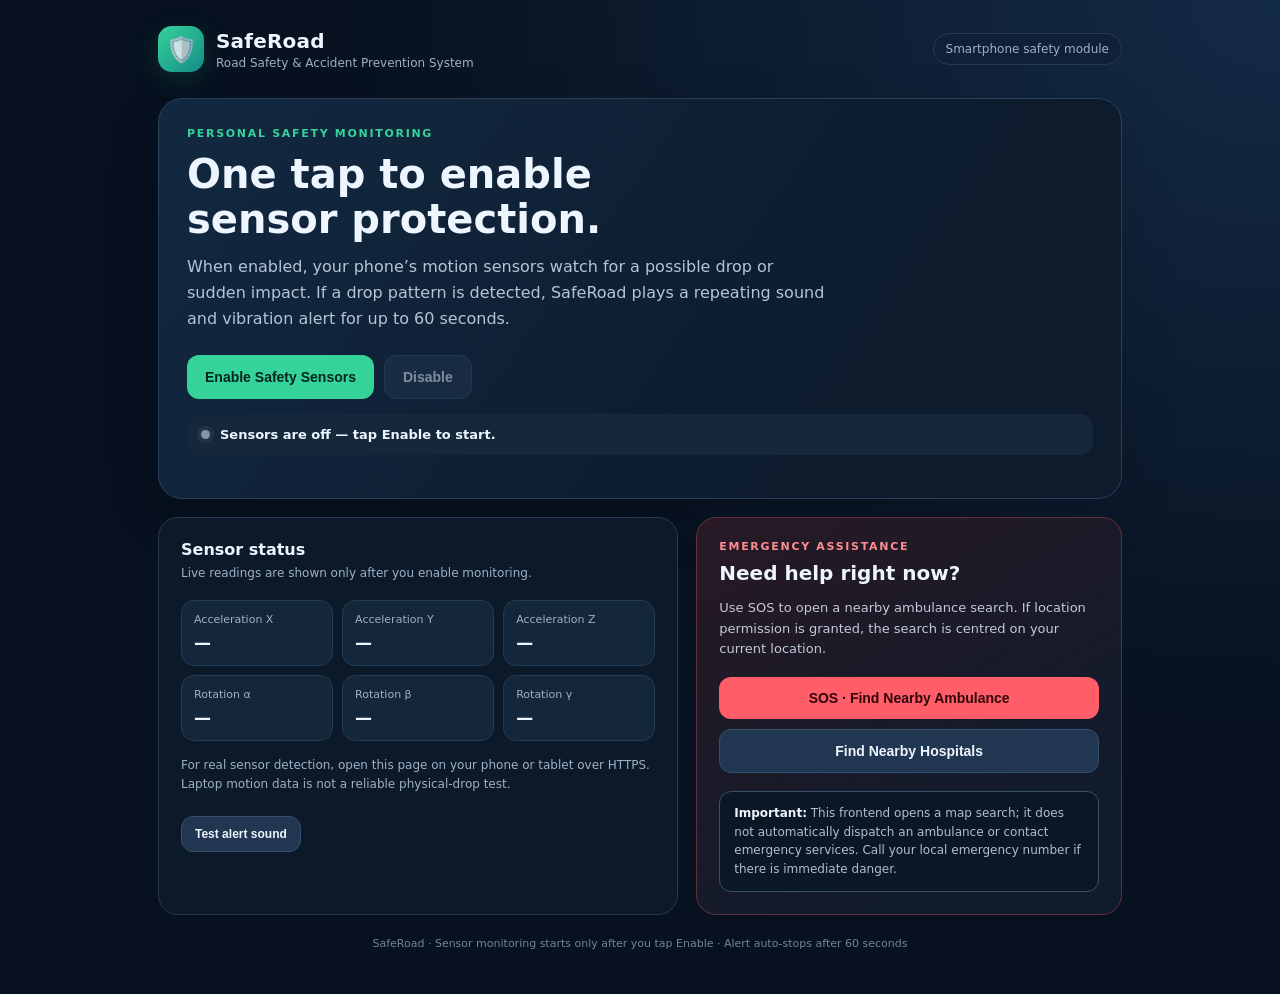
<file: frontend/sensor/index.html>
<!DOCTYPE html>
<html lang="en">
<head>
  <meta charset="UTF-8" />
  <meta name="viewport" content="width=device-width, initial-scale=1.0" />
  <meta name="theme-color" content="#0b1728" />
  <title>SafeRoad | Sensor Safety</title>
  <link rel="manifest" href="manifest.json" />
  <style>
    :root{--bg:#07111f;--panel:#101f32;--panel2:#14263b;--text:#edf5ff;--muted:#9db0c7;--line:#263950;--green:#35d39a;--red:#ff5d67;--blue:#5ba8ff;--amber:#ffca68}
    *{box-sizing:border-box} body{margin:0;background:radial-gradient(ellipse at top right,#142b46 0,#07111f 52%);color:var(--text);font-family:Inter,system-ui,-apple-system,Segoe UI,Roboto,Arial,sans-serif;min-height:100vh}
    .wrap{max-width:1000px;margin:auto;padding:26px 18px 44px}.top{display:flex;align-items:center;justify-content:space-between;gap:16px;margin-bottom:26px}.brand{display:flex;align-items:center;gap:12px}.logo{width:46px;height:46px;border-radius:14px;background:linear-gradient(135deg,#35d39a,#158b87);display:grid;place-items:center;font-size:25px;box-shadow:0 8px 28px #35d39a25}.brand h1{font-size:20px;margin:0;letter-spacing:.2px}.brand p{margin:3px 0 0;color:var(--muted);font-size:12px}.pill{border:1px solid var(--line);background:#102137;border-radius:999px;padding:8px 12px;color:var(--muted);font-size:12px;white-space:nowrap}.hero{padding:28px;border:1px solid #28405a;border-radius:24px;background:linear-gradient(125deg,#122941,#0d1b2d 72%);box-shadow:0 18px 55px #0002}.eyebrow{color:var(--green);font-weight:800;text-transform:uppercase;letter-spacing:1.7px;font-size:11px}.hero h2{font-size:clamp(27px,4vw,40px);line-height:1.12;margin:12px 0}.hero p{color:#b5c5d8;max-width:650px;line-height:1.65;margin:0}.actions{display:flex;flex-wrap:wrap;gap:10px;margin-top:22px}.btn{border:0;border-radius:12px;padding:13px 18px;font-weight:750;font-size:14px;cursor:pointer;transition:transform .15s,opacity .15s}.btn:hover{transform:translateY(-1px)}.btn:disabled{opacity:.5;cursor:not-allowed;transform:none}.primary{background:var(--green);color:#06251e}.secondary{background:#213650;color:var(--text);border:1px solid #36516d}.danger{background:var(--red);color:#30080b}.small{padding:10px 13px;font-size:12px}.grid{display:grid;grid-template-columns:1.1fr .9fr;gap:18px;margin-top:18px}.card{border:1px solid var(--line);background:#0d1b2bdb;border-radius:20px;padding:22px}.card h3{font-size:16px;margin:0 0 5px}.sub{font-size:12px;color:var(--muted);line-height:1.5;margin:0 0 18px}.statusline{display:flex;align-items:center;gap:10px;padding:13px 14px;border-radius:13px;background:#14273b;margin:15px 0}.dot{width:9px;height:9px;border-radius:50%;background:#8193a8;box-shadow:0 0 0 4px #8193a81c}.dot.on{background:var(--green);box-shadow:0 0 0 4px #35d39a22}.dot.alert{background:var(--red);box-shadow:0 0 0 4px #ff5d6722}.statusText{font-size:13px;font-weight:700}.readings{display:grid;grid-template-columns:repeat(3,1fr);gap:9px}.metric{background:#14263a;border:1px solid #233b54;border-radius:13px;padding:12px}.metric span{display:block;font-size:11px;color:var(--muted);margin-bottom:7px}.metric strong{font-size:17px;font-variant-numeric:tabular-nums}.helper{color:var(--muted);font-size:12px;line-height:1.6;margin-top:15px}.sosbox{border-color:#63313b;background:linear-gradient(150deg,#281925,#101b2b 78%)}.sosbox .eyebrow{color:#ff8c92}.sosbox h3{font-size:20px;margin:8px 0}.sosbox p{font-size:13px;line-height:1.6;color:#c2cbd7}.sos-actions{display:grid;gap:10px;margin-top:17px}.notice{padding:12px 14px;border:1px solid #3a5069;border-radius:12px;background:#0a1725;color:#aebfd1;font-size:12px;line-height:1.55;margin-top:18px}.notice strong{color:#f0f6ff}.alert-banner{display:none;margin-top:18px;border:1px solid #a83a47;background:#3a1823;border-radius:16px;padding:16px;align-items:center;justify-content:space-between;gap:14px}.alert-banner.show{display:flex}.alert-banner strong{display:block;color:#ff8c92;margin-bottom:4px}.alert-banner span{font-size:12px;color:#f1c5ca}.footer{text-align:center;color:#71859d;font-size:11px;margin-top:22px}.hidden{display:none!important}
    @media(max-width:720px){.wrap{padding:17px 12px 30px}.top{align-items:flex-start}.pill{max-width:120px;text-align:center;white-space:normal}.hero{padding:22px 18px}.grid{grid-template-columns:1fr}.card{padding:18px}.readings{gap:7px}.metric{padding:10px 8px}.metric strong{font-size:15px}.alert-banner{align-items:flex-start;flex-direction:column}}
  </style>
</head>
<body>
  <main class="wrap">
    <header class="top">
      <div class="brand"><div class="logo" aria-hidden="true">🛡️</div><div><h1>SafeRoad</h1><p>Road Safety & Accident Prevention System</p></div></div>
      <div class="pill">Smartphone safety module</div>
    </header>

    <section class="hero">
      <div class="eyebrow">Personal safety monitoring</div>
      <h2>One tap to enable<br/>sensor protection.</h2>
      <p>When enabled, your phone’s motion sensors watch for a possible drop or sudden impact. If a drop pattern is detected, SafeRoad plays a repeating sound and vibration alert for up to 60 seconds.</p>
      <div class="actions">
        <button id="enableBtn" class="btn primary">Enable Safety Sensors</button>
        <button id="disableBtn" class="btn secondary" disabled>Disable</button>
      </div>
      <div id="sensorStatus" class="statusline" role="status"><span id="statusDot" class="dot"></span><span id="statusText" class="statusText">Sensors are off — tap Enable to start.</span></div>
      <div id="alertBanner" class="alert-banner" role="alert"><div><strong>⚠ Possible phone drop detected</strong><span id="alertCountdown">Alert sound and vibration active for up to 60 seconds.</span></div><button id="silenceBtn" class="btn secondary small">Silence alert</button></div>
    </section>

    <div class="grid">
      <section class="card">
        <h3>Sensor status</h3><p class="sub">Live readings are shown only after you enable monitoring.</p>
        <div class="readings">
          <div class="metric"><span>Acceleration X</span><strong id="ax">—</strong></div>
          <div class="metric"><span>Acceleration Y</span><strong id="ay">—</strong></div>
          <div class="metric"><span>Acceleration Z</span><strong id="az">—</strong></div>
          <div class="metric"><span>Rotation α</span><strong id="alpha">—</strong></div>
          <div class="metric"><span>Rotation β</span><strong id="beta">—</strong></div>
          <div class="metric"><span>Rotation γ</span><strong id="gamma">—</strong></div>
        </div>
        <p id="deviceNote" class="helper">For real sensor detection, open this page on your phone or tablet over HTTPS. Laptop motion data is not a reliable physical-drop test.</p>
        <div class="actions"><button id="testBtn" class="btn secondary small">Test alert sound</button></div>
      </section>

      <section class="card sosbox">
        <div class="eyebrow">Emergency assistance</div><h3>Need help right now?</h3>
        <p>Use SOS to open a nearby ambulance search. If location permission is granted, the search is centred on your current location.</p>
        <div class="sos-actions">
          <button id="sosBtn" class="btn danger">SOS · Find Nearby Ambulance</button>
          <button id="hospitalBtn" class="btn secondary">Find Nearby Hospitals</button>
        </div>
        <div class="notice"><strong>Important:</strong> This frontend opens a map search; it does not automatically dispatch an ambulance or contact emergency services. Call your local emergency number if there is immediate danger.</div>
      </section>
    </div>
    <div class="footer">SafeRoad · Sensor monitoring starts only after you tap Enable · Alert auto-stops after 60 seconds</div>
  </main>
<script>
(() => {
  const $ = id => document.getElementById(id);
  const enableBtn=$('enableBtn'), disableBtn=$('disableBtn'), statusText=$('statusText'), statusDot=$('statusDot');
  let enabled=false, alertUntil=0, alertInterval=null, countdownInterval=null, audioCtx=null, toneTimer=null;
  let freeFallAt=0, freeFallConfirmed=false, lastAlertAt=0;
  const ALERT_MS=60000;

  function setStatus(text, state='off') {
    statusText.textContent=text; statusDot.className='dot'+(state==='on'?' on':state==='alert'?' alert':'');
  }
  function number(v){return Number.isFinite(v)?v.toFixed(2):'—'}
  function playPattern(){
    try {
      const Ctx=window.AudioContext||window.webkitAudioContext;
      if(!Ctx) return;
      if(!audioCtx) audioCtx=new Ctx();
      if(audioCtx.state==='suspended') audioCtx.resume();
      const now=audioCtx.currentTime;
      // Loud, urgent alternating dual-tone alarm (device volume still applies).
      [0,0.18,0.36,0.54].forEach((offset,i)=>{
        const osc=audioCtx.createOscillator(), gain=audioCtx.createGain();
        osc.type='square';
        osc.frequency.setValueAtTime(i%2===0?1250:1650,now+offset);
        gain.gain.setValueAtTime(0.0001,now+offset);
        gain.gain.exponentialRampToValueAtTime(0.42,now+offset+0.018);
        gain.gain.setValueAtTime(0.42,now+offset+0.105);
        gain.gain.exponentialRampToValueAtTime(0.0001,now+offset+0.15);
        osc.connect(gain);gain.connect(audioCtx.destination);osc.start(now+offset);osc.stop(now+offset+0.16);
      });
    } catch(e){console.warn('Audio could not start:',e)}
  }
  function vibrate(){if(navigator.vibrate) navigator.vibrate([180,100,180,100,240]);}
  function stopAlert(){
    alertUntil=0;
    if(alertInterval){clearInterval(alertInterval);alertInterval=null}
    if(countdownInterval){clearInterval(countdownInterval);countdownInterval=null}
    if(navigator.vibrate) navigator.vibrate(0);
    $('alertBanner').classList.remove('show');
    if(enabled) setStatus('Monitoring active — no new drop pattern detected.','on');
    else setStatus('Sensors are off — tap Enable to start.','off');
  }
  function startAlert(reason='Possible phone drop detected'){
    const now=Date.now();
    if(now-lastAlertAt<8000 || alertUntil>now) return;
    lastAlertAt=now; alertUntil=now+ALERT_MS;
    $('alertBanner').classList.add('show');
    $('alertCountdown').textContent=reason+'. Alert continues for up to 60 seconds.';
    setStatus('Possible drop detected — alert active!','alert');
    playPattern();vibrate();
    alertInterval=setInterval(()=>{
      if(Date.now()>=alertUntil){stopAlert();return}
      playPattern();vibrate();
    },900);
    countdownInterval=setInterval(()=>{
      const left=Math.max(0,Math.ceil((alertUntil-Date.now())/1000));
      $('alertCountdown').textContent=`Sound and vibration active · ${left}s remaining (up to 60 seconds).`;
      if(left<=0) stopAlert();
    },250);
  }
  function onMotion(e){
    if(!enabled)return;
    const a=e.accelerationIncludingGravity||e.acceleration;
    if(!a)return;
    const x=Number(a.x)||0,y=Number(a.y)||0,z=Number(a.z)||0;
    $('ax').textContent=number(x);$('ay').textContent=number(y);$('az').textContent=number(z);
    const magnitude=Math.sqrt(x*x+y*y+z*z);
    const now=Date.now();

    // Drop pattern: low total acceleration (free-fall) must come FIRST,
    // remain low briefly, and then be followed by a strong impact.
    // An impact or rotation by itself must never trigger the alarm.
    if(magnitude < 3.0) {
      if(!freeFallAt) {
        freeFallAt = now;
        freeFallConfirmed = false;
      }
      if(now - freeFallAt >= 100) freeFallConfirmed = true;
    } else {
      const freeFallDuration = freeFallAt ? now - freeFallAt : 0;
      if(freeFallConfirmed && magnitude > 26 && freeFallDuration >= 100 && freeFallDuration <= 1200) {
        startAlert('Free-fall followed by a sharp impact');
        freeFallAt = 0;
        freeFallConfirmed = false;
        return;
      }

      // Clear stale/invalid candidates when the sequence did not complete.
      if(!freeFallAt || freeFallDuration > 1200 || (!freeFallConfirmed && magnitude > 8)) {
        freeFallAt = 0;
        freeFallConfirmed = false;
      }
    }
  }
  function onOrientation(e){
    if(!enabled)return;
    $('alpha').textContent=number(e.alpha);$('beta').textContent=number(e.beta);$('gamma').textContent=number(e.gamma);
    // Orientation is displayed for diagnostics only. Rotation alone does not
    // trigger a drop alarm because ordinary tilting causes false positives.
  }
  async function enableSensors(){
    enableBtn.disabled=true;
    try{
      // iOS Safari requires permission requests to be made from a user gesture.
      const permissionRequests=[];
      if(typeof DeviceMotionEvent!=='undefined' && typeof DeviceMotionEvent.requestPermission==='function') permissionRequests.push(DeviceMotionEvent.requestPermission());
      if(typeof DeviceOrientationEvent!=='undefined' && typeof DeviceOrientationEvent.requestPermission==='function') permissionRequests.push(DeviceOrientationEvent.requestPermission());
      const permissions=await Promise.all(permissionRequests);
      if(permissions.some(p=>p!=='granted')) throw new Error('Motion sensor permission was not granted.');
      if(!('DeviceMotionEvent' in window)) throw new Error('This browser does not provide motion sensor events. Try Chrome on Android or Safari on iPhone/iPad.');
      window.addEventListener('devicemotion',onMotion);
      window.addEventListener('deviceorientation',onOrientation);
      enabled=true;enableBtn.textContent='Sensors Enabled';disableBtn.disabled=false;
      setStatus('Monitoring active — phone/tablet motion sensors are enabled.','on');
      $('deviceNote').textContent='Monitoring is active. Keep this page open and the device awake for the most reliable browser-based detection.';
    }catch(err){
      console.error(err);enableBtn.disabled=false;
      setStatus(err.message||'Could not enable sensors. Use HTTPS and allow motion access.','off');
    }
  }
  function disableSensors(){
    enabled=false;window.removeEventListener('devicemotion',onMotion);window.removeEventListener('deviceorientation',onOrientation);
    enableBtn.disabled=false;enableBtn.textContent='Enable Safety Sensors';disableBtn.disabled=true;
    if(alertUntil)stopAlert();else setStatus('Sensors disabled.','off');
    ['ax','ay','az','alpha','beta','gamma'].forEach(id=>$(id).textContent='—');
  }
  function openNearby(kind){
    const query=kind==='ambulance'?'ambulance near me':'hospitals near me';
    const fallback='https://www.google.com/maps/search/?api=1&query='+encodeURIComponent(query);
    if(!navigator.geolocation){window.open(fallback,'_blank','noopener');return}
    navigator.geolocation.getCurrentPosition(pos=>{
      const q=encodeURIComponent(kind==='ambulance'?'ambulance':'hospital');
      const url=`https://www.google.com/maps/search/${q}/@${pos.coords.latitude},${pos.coords.longitude},14z`;
      window.open(url,'_blank','noopener');
    },()=>window.open(fallback,'_blank','noopener'),{enableHighAccuracy:true,timeout:7000,maximumAge:60000});
  }
  enableBtn.addEventListener('click',enableSensors);
  disableBtn.addEventListener('click',disableSensors);
  $('silenceBtn').addEventListener('click',stopAlert);
  $('testBtn').addEventListener('click',()=>startAlert('Manual alert test'));
  $('sosBtn').addEventListener('click',()=>openNearby('ambulance'));
  $('hospitalBtn').addEventListener('click',()=>openNearby('hospital'));
  if('serviceWorker' in navigator && location.protocol.startsWith('http')) navigator.serviceWorker.register('./service-worker.js').catch(console.warn);
})();
</script>
</body>
</html>
</file>
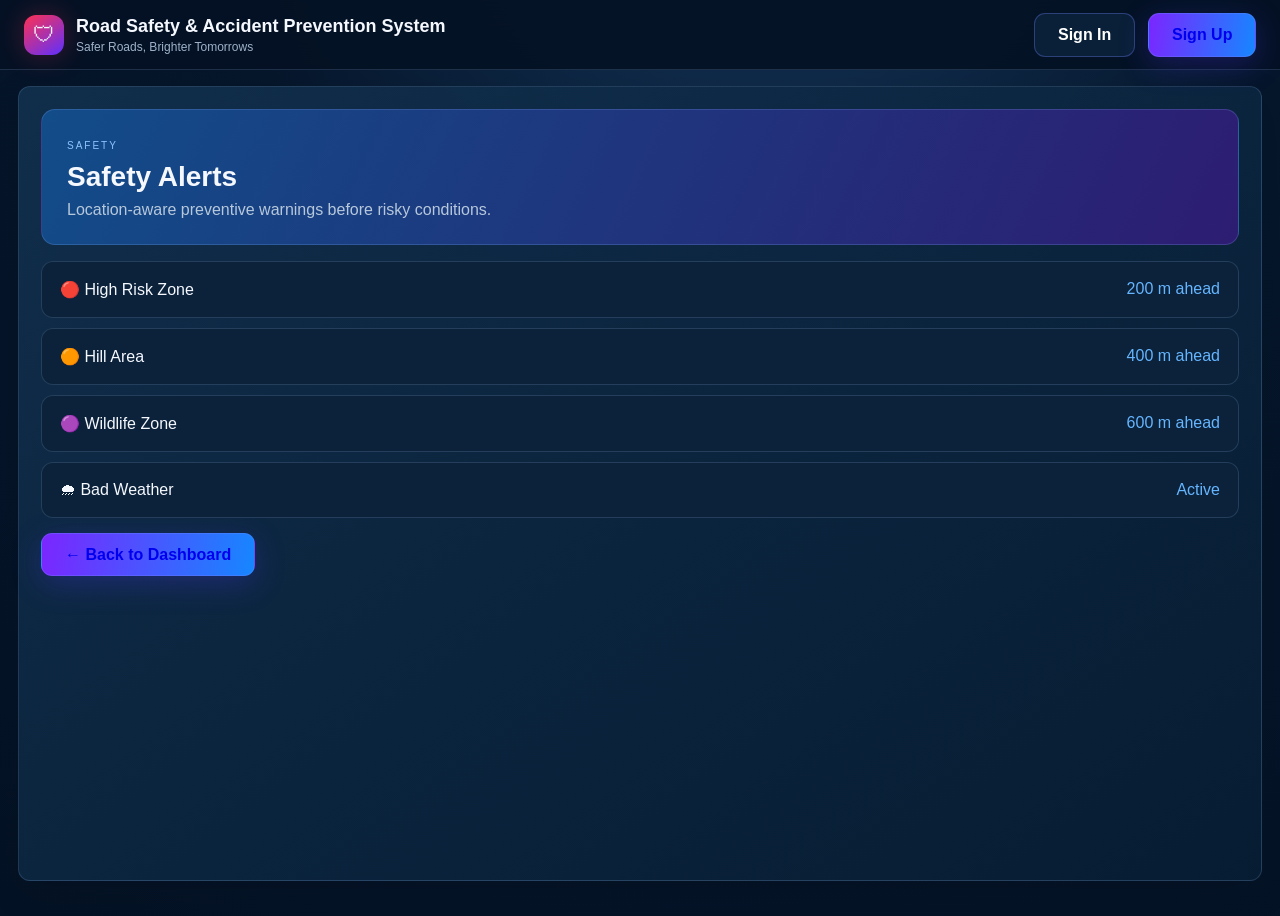
<file: frontend/pages/alerts.html>
<!DOCTYPE html>
<html lang="en">

<head>
    <meta charset="UTF-8">
    <meta name="viewport" content="width=device-width, initial-scale=1.0">
    <title>Alerts • Road Safety</title>

    <!-- Shared project stylesheet. -->
    <link rel="stylesheet" href="../css/style.css">
</head>

<body>

    <!-- =====================================================
         FILE: alerts.html
         PROJECT: AI Road Safety & Accident Prevention System
         PURPOSE: Safety Alerts module page.
         ===================================================== -->

    <div class="app-shell">

        <!-- Top navigation -->
        <header class="topbar">
            <div class="brand">
                <div class="brand-mark">🛡</div>
                <div>
                    <h1>Road Safety &amp; Accident Prevention System</h1>
                    <p>Safer Roads, Brighter Tomorrows</p>
                </div>
            </div>

            <div class="top-actions">
                <a class="auth-btn outline" href="sign-in.html">Sign In</a>
                <a class="auth-btn primary" href="sign-up.html">Sign Up</a>
            </div>
        </header>

        <!-- Module content -->
        <main class="main" style="margin-left: 0;">
            <section class="page-section module-page active">

                <div class="module-hero">
                    <span>SAFETY</span>
                    <h2>Safety Alerts</h2>
                    <p>Location-aware preventive warnings before risky conditions.</p>
                </div>

                <div class="module-list">
                    <div>🔴 High Risk Zone <span>200 m ahead</span></div>
                    <div>🟠 Hill Area <span>400 m ahead</span></div>
                    <div>🟣 Wildlife Zone <span>600 m ahead</span></div>
                    <div>🌧 Bad Weather <span>Active</span></div>
                </div>

                <br>

                <!-- Return to the dashboard. -->
                <a class="auth-btn primary" href="../index.html">← Back to Dashboard</a>

            </section>
        </main>

    </div>

    <!-- Main application JavaScript provides shared interactions. -->
    <script src="../js/app.js"></script>

</body>

</html>
</file>
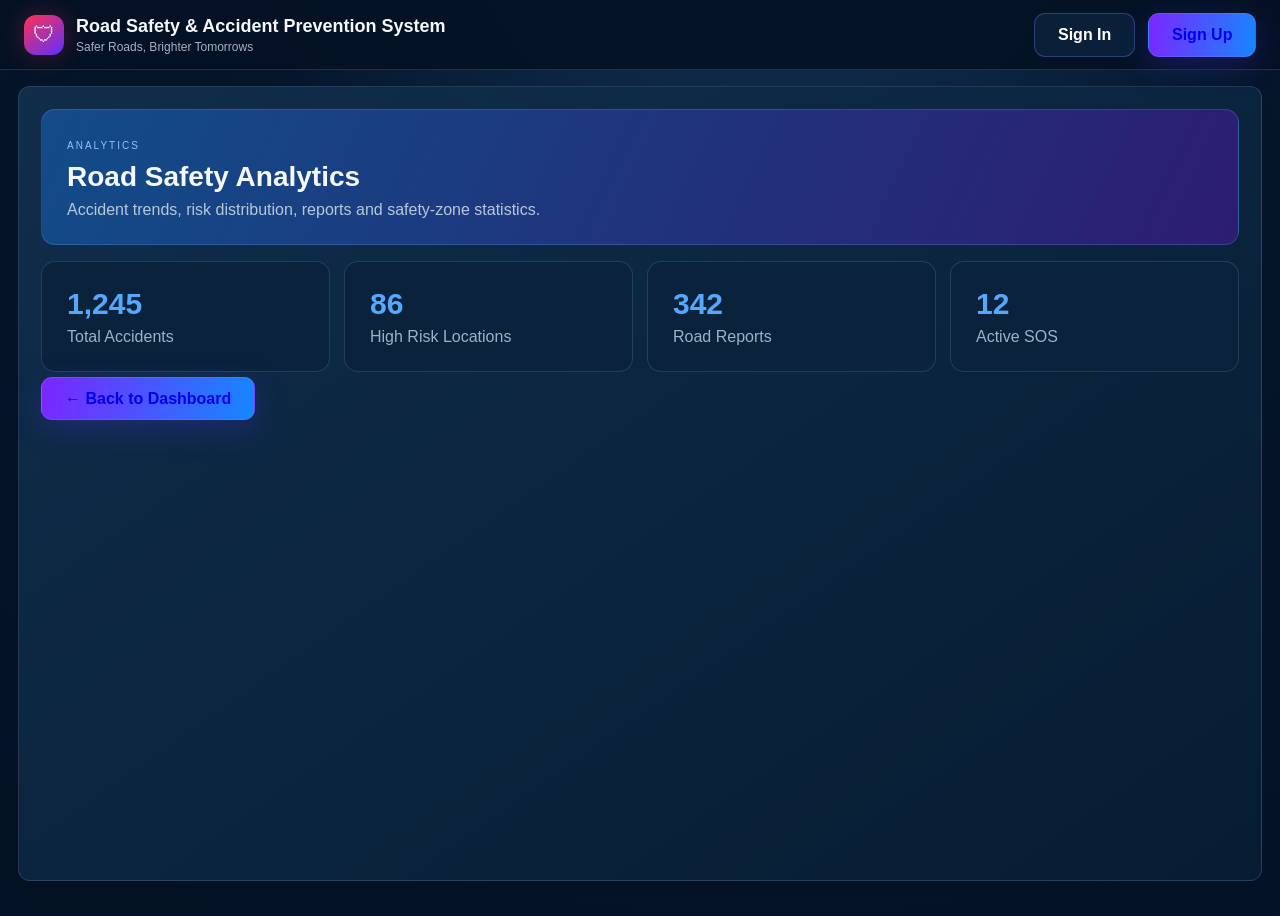
<file: frontend/pages/analytics.html>
<!DOCTYPE html>
<html lang="en">

<head>
    <meta charset="UTF-8">
    <meta name="viewport" content="width=device-width, initial-scale=1.0">
    <title>Analytics • Road Safety</title>

    <!-- Shared project stylesheet. -->
    <link rel="stylesheet" href="../css/style.css">
</head>

<body>

    <!-- =====================================================
         FILE: analytics.html
         PROJECT: AI Road Safety & Accident Prevention System
         PURPOSE: Road Safety Analytics module page.
         ===================================================== -->

    <div class="app-shell">

        <!-- Top navigation -->
        <header class="topbar">
            <div class="brand">
                <div class="brand-mark">🛡</div>
                <div>
                    <h1>Road Safety &amp; Accident Prevention System</h1>
                    <p>Safer Roads, Brighter Tomorrows</p>
                </div>
            </div>

            <div class="top-actions">
                <a class="auth-btn outline" href="sign-in.html">Sign In</a>
                <a class="auth-btn primary" href="sign-up.html">Sign Up</a>
            </div>
        </header>

        <!-- Module content -->
        <main class="main" style="margin-left: 0;">
            <section class="page-section module-page active">

                <div class="module-hero">
                    <span>ANALYTICS</span>
                    <h2>Road Safety Analytics</h2>
                    <p>Accident trends, risk distribution, reports and safety-zone statistics.</p>
                </div>

                <div class="metric-grid">
                    <div class="metric"><b>1,245</b><span>Total Accidents</span></div>
                    <div class="metric"><b>86</b><span>High Risk Locations</span></div>
                    <div class="metric"><b>342</b><span>Road Reports</span></div>
                    <div class="metric"><b>12</b><span>Active SOS</span></div>
                </div>

                <br>

                <!-- Return to the dashboard. -->
                <a class="auth-btn primary" href="../index.html">← Back to Dashboard</a>

            </section>
        </main>

    </div>

    <!-- Main application JavaScript provides shared interactions. -->
    <script src="../js/app.js"></script>

</body>

</html>
</file>
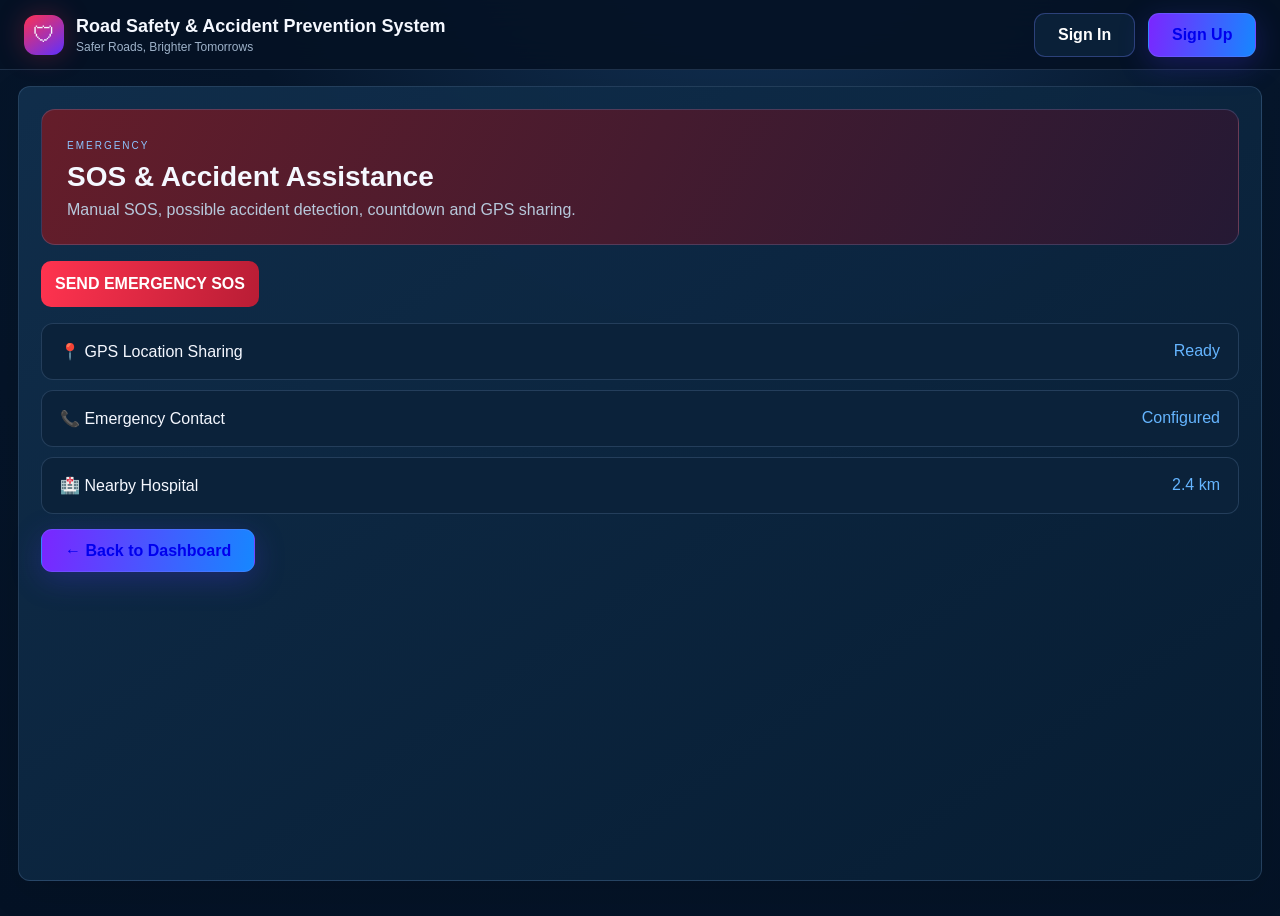
<file: frontend/pages/emergency.html>
<!DOCTYPE html>
<html lang="en">

<head>
    <meta charset="UTF-8">
    <meta name="viewport" content="width=device-width, initial-scale=1.0">
    <title>Emergency SOS • Road Safety</title>

    <!-- Shared project stylesheet. -->
    <link rel="stylesheet" href="../css/style.css">
</head>

<body>

    <!-- =====================================================
         FILE: emergency.html
         PROJECT: AI Road Safety & Accident Prevention System
         PURPOSE: SOS & Accident Assistance module page.
         ===================================================== -->

    <div class="app-shell">

        <!-- Top navigation -->
        <header class="topbar">
            <div class="brand">
                <div class="brand-mark">🛡</div>
                <div>
                    <h1>Road Safety &amp; Accident Prevention System</h1>
                    <p>Safer Roads, Brighter Tomorrows</p>
                </div>
            </div>

            <div class="top-actions">
                <a class="auth-btn outline" href="sign-in.html">Sign In</a>
                <a class="auth-btn primary" href="sign-up.html">Sign Up</a>
            </div>
        </header>

        <!-- Module content -->
        <main class="main" style="margin-left: 0;">
            <section class="page-section module-page active">

                <div class="module-hero danger-hero">
                    <span>EMERGENCY</span>
                    <h2>SOS & Accident Assistance</h2>
                    <p>Manual SOS, possible accident detection, countdown and GPS sharing.</p>
                </div>

                <button class="sos-big" onclick="triggerSOS()">SEND EMERGENCY SOS</button>
                <div class="module-list">
                    <div>📍 GPS Location Sharing <span>Ready</span></div>
                    <div>📞 Emergency Contact <span>Configured</span></div>
                    <div>🏥 Nearby Hospital <span>2.4 km</span></div>
                </div>

                <br>

                <!-- Return to the dashboard. -->
                <a class="auth-btn primary" href="../index.html">← Back to Dashboard</a>

            </section>
        </main>

    </div>

    <!-- Main application JavaScript provides shared interactions. -->
    <script src="../js/app.js"></script>

</body>

</html>
</file>
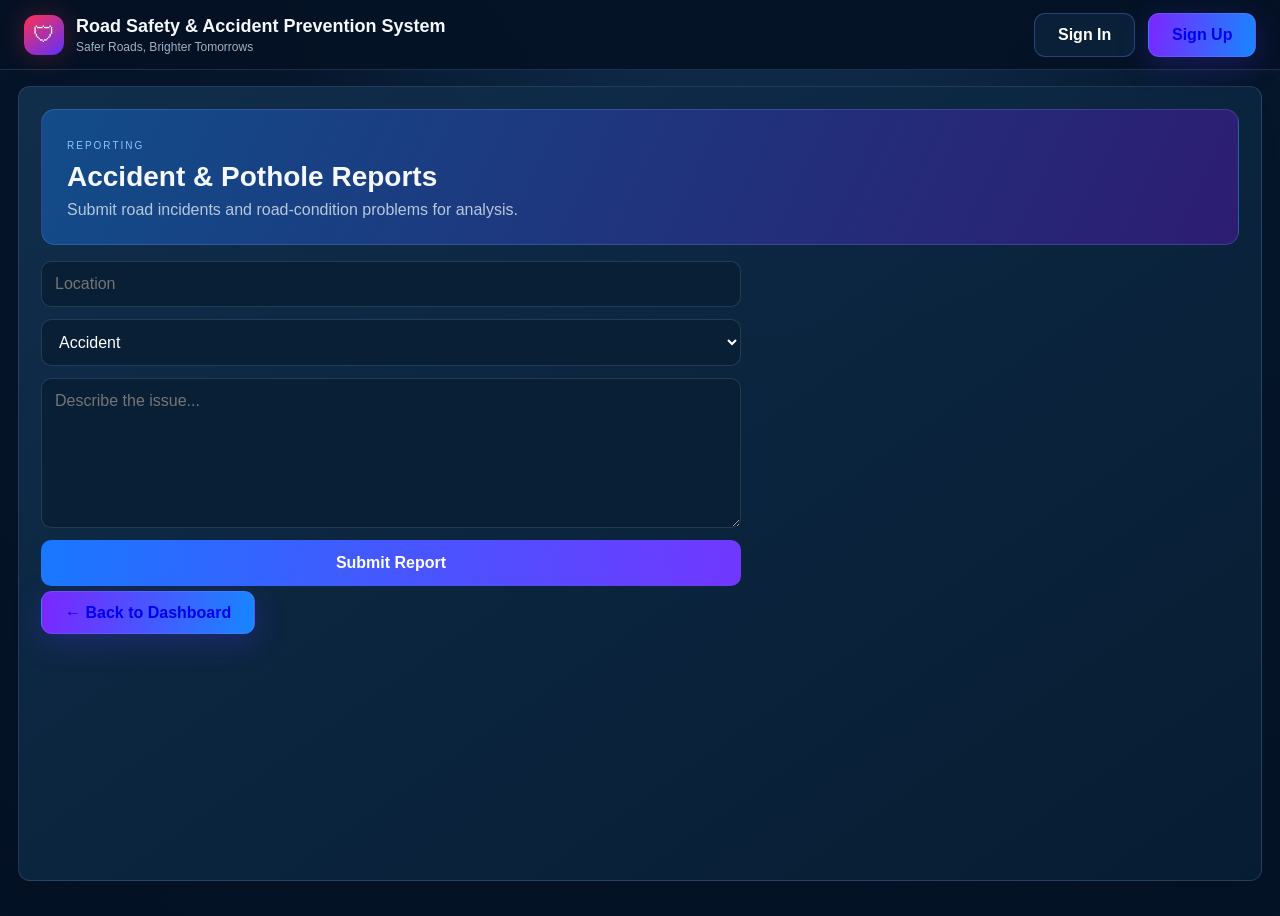
<file: frontend/pages/reports.html>
<!DOCTYPE html>
<html lang="en">

<head>
    <meta charset="UTF-8">
    <meta name="viewport" content="width=device-width, initial-scale=1.0">
    <title>Accident & Pothole Reports • Road Safety</title>

    <!-- Shared project stylesheet. -->
    <link rel="stylesheet" href="../css/style.css">
</head>

<body>

    <!-- =====================================================
         FILE: reports.html
         PROJECT: AI Road Safety & Accident Prevention System
         PURPOSE: Accident & Pothole Reports module page.
         ===================================================== -->

    <div class="app-shell">

        <!-- Top navigation -->
        <header class="topbar">
            <div class="brand">
                <div class="brand-mark">🛡</div>
                <div>
                    <h1>Road Safety &amp; Accident Prevention System</h1>
                    <p>Safer Roads, Brighter Tomorrows</p>
                </div>
            </div>

            <div class="top-actions">
                <a class="auth-btn outline" href="sign-in.html">Sign In</a>
                <a class="auth-btn primary" href="sign-up.html">Sign Up</a>
            </div>
        </header>

        <!-- Module content -->
        <main class="main" style="margin-left: 0;">
            <section class="page-section module-page active">

                <div class="module-hero">
                    <span>REPORTING</span>
                    <h2>Accident & Pothole Reports</h2>
                    <p>Submit road incidents and road-condition problems for analysis.</p>
                </div>

                <div class="report-form">
                    <input placeholder="Location">
                    <select>
                        <option>Accident</option>
                        <option>Pothole</option>
                        <option>Road Condition</option>
                    </select>
                    <textarea placeholder="Describe the issue..."></textarea>
                    <button class="primary-large">Submit Report</button>
                </div>

                <br>

                <!-- Return to the dashboard. -->
                <a class="auth-btn primary" href="../index.html">← Back to Dashboard</a>

            </section>
        </main>

    </div>

    <!-- Main application JavaScript provides shared interactions. -->
    <script src="../js/app.js"></script>

</body>

</html>
</file>
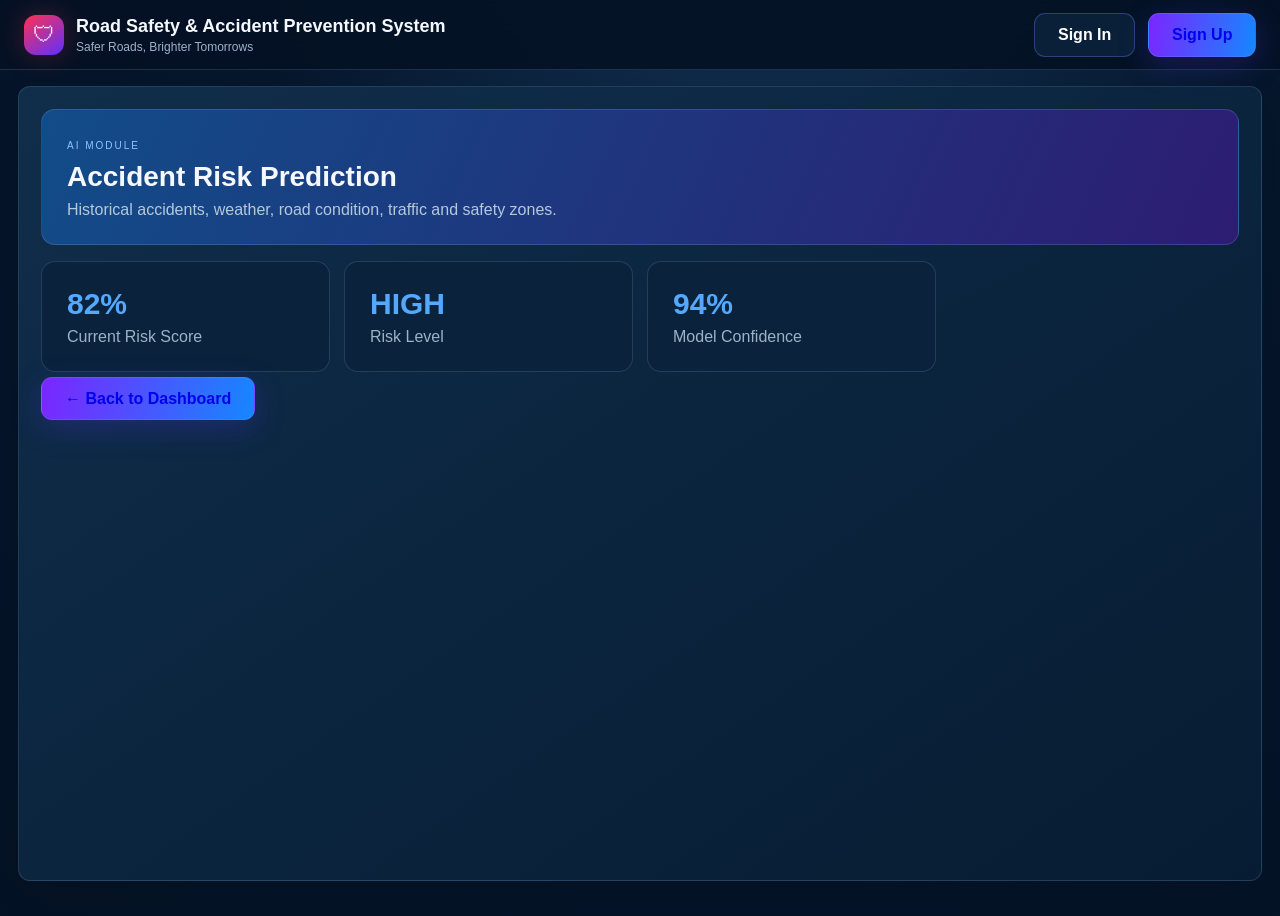
<file: frontend/pages/risk-prediction.html>
<!DOCTYPE html>
<html lang="en">

<head>
    <meta charset="UTF-8">
    <meta name="viewport" content="width=device-width, initial-scale=1.0">
    <title>Risk Prediction • Road Safety</title>

    <!-- Shared project stylesheet. -->
    <link rel="stylesheet" href="../css/style.css">
</head>

<body>

    <!-- =====================================================
         FILE: risk-prediction.html
         PROJECT: AI Road Safety & Accident Prevention System
         PURPOSE: Accident Risk Prediction module page.
         ===================================================== -->

    <div class="app-shell">

        <!-- Top navigation -->
        <header class="topbar">
            <div class="brand">
                <div class="brand-mark">🛡</div>
                <div>
                    <h1>Road Safety &amp; Accident Prevention System</h1>
                    <p>Safer Roads, Brighter Tomorrows</p>
                </div>
            </div>

            <div class="top-actions">
                <a class="auth-btn outline" href="sign-in.html">Sign In</a>
                <a class="auth-btn primary" href="sign-up.html">Sign Up</a>
            </div>
        </header>

        <!-- Module content -->
        <main class="main" style="margin-left: 0;">
            <section class="page-section module-page active">

                <div class="module-hero">
                    <span>AI MODULE</span>
                    <h2>Accident Risk Prediction</h2>
                    <p>Historical accidents, weather, road condition, traffic and safety zones.</p>
                </div>

                <div class="metric-grid">
                    <div class="metric"><b>82%</b><span>Current Risk Score</span></div>
                    <div class="metric"><b>HIGH</b><span>Risk Level</span></div>
                    <div class="metric"><b>94%</b><span>Model Confidence</span></div>
                </div>

                <br>

                <!-- Return to the dashboard. -->
                <a class="auth-btn primary" href="../index.html">← Back to Dashboard</a>

            </section>
        </main>

    </div>

    <!-- Main application JavaScript provides shared interactions. -->
    <script src="../js/app.js"></script>

</body>

</html>
</file>
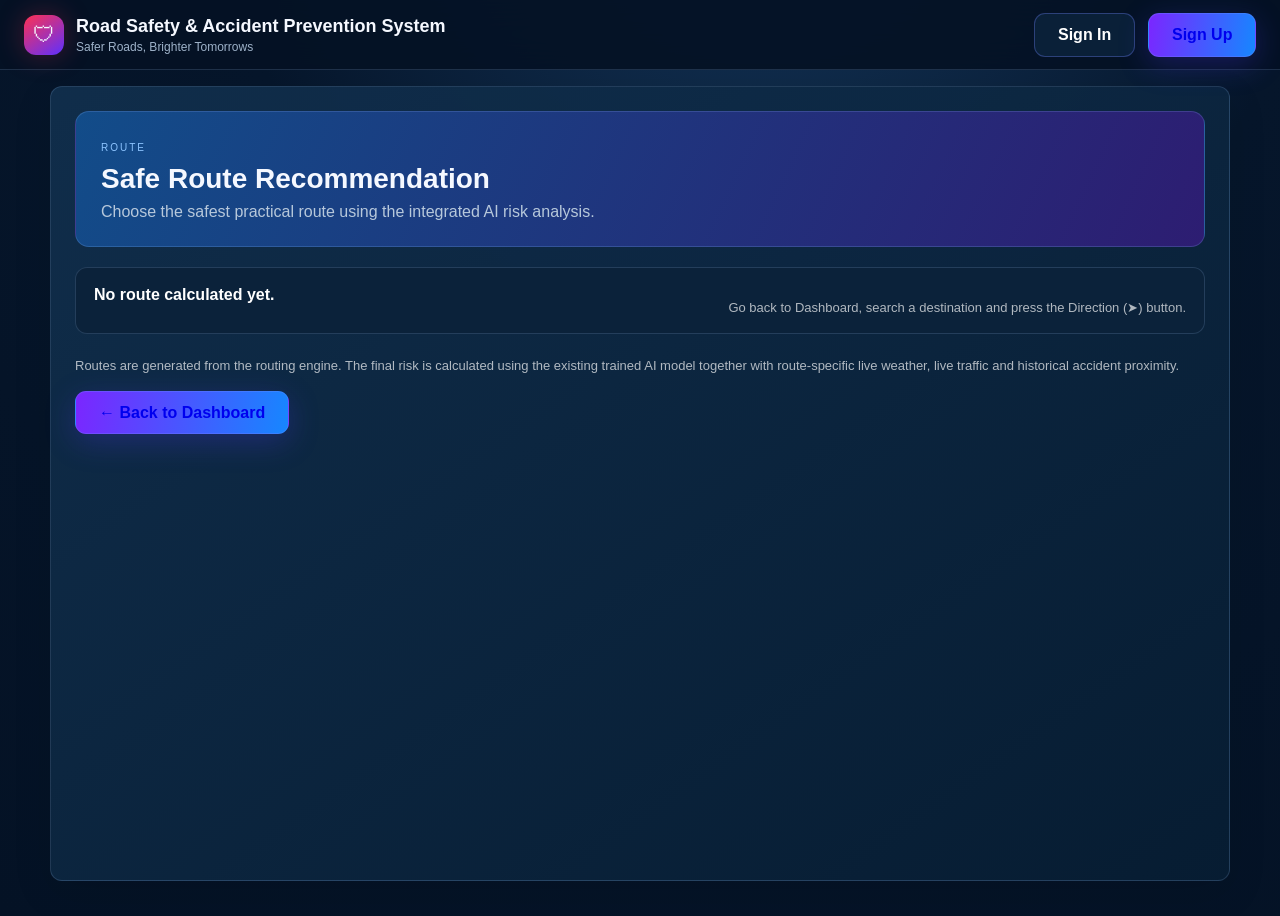
<file: frontend/pages/safe-route.html>
<!DOCTYPE html>
<html lang="en">
<head>
    <meta charset="UTF-8">
    <meta name="viewport" content="width=device-width, initial-scale=1.0">

    <title>Safe Route • Road Safety</title>

    <link rel="stylesheet" href="../css/style.css">

    <style>
        .safe-route-page {
            max-width: 1180px;
            margin: 0 auto;
            padding: 24px;
        }

        .route-options {
            display: grid;
            gap: 12px;
            margin-top: 20px;
        }

        .safe-road-route-card {
            padding: 18px;
            border: 1px solid rgba(255, 255, 255, 0.12);
            border-radius: 15px;
            background: rgba(5, 24, 43, 0.78);
            color: #fff;
        }

        .safe-road-route-card.recommended {
            border-color: #18d98b;
            box-shadow: 0 0 0 1px rgba(24, 217, 139, 0.15);
        }

        .safe-road-route-title {
            display: flex;
            justify-content: space-between;
            gap: 12px;
            align-items: center;
            flex-wrap: wrap;
        }

        .safe-road-route-meta {
            display: flex;
            gap: 20px;
            flex-wrap: wrap;
            margin-top: 9px;
            opacity: 0.9;
        }

        .safe-road-route-factors {
            margin-top: 9px;
            font-size: 13px;
            opacity: 0.82;
        }

        .safe-road-route-ai {
            margin-top: 10px;
            display: grid;
            gap: 5px;
            font-size: 13px;
            opacity: 0.86;
        }

        .route-low {
            color: #18d98b;
            font-weight: 800;
        }

        .route-medium {
            color: #ffb020;
            font-weight: 800;
        }

        .route-high {
            color: #ff405d;
            font-weight: 800;
        }

        .route-note {
            margin-top: 14px;
            color: rgba(255, 255, 255, 0.68);
            font-size: 13px;
        }
    </style>
</head>

<body>

<div class="app-shell">

    <!-- =========================
         TOP BAR
    ========================== -->
    <header class="topbar">

        <div class="brand">

            <div class="brand-mark">🛡</div>

            <div>
                <h1>Road Safety &amp; Accident Prevention System</h1>
                <p>Safer Roads, Brighter Tomorrows</p>
            </div>

        </div>

        <div class="top-actions">

            <a class="auth-btn outline" href="sign-in.html">
                Sign In
            </a>

            <a class="auth-btn primary" href="sign-up.html">
                Sign Up
            </a>

        </div>

    </header>


    <!-- =========================
         MAIN CONTENT
    ========================== -->
    <main class="main" style="margin-left: 0;">

        <section class="page-section module-page active safe-route-page">

            <div class="module-hero">

                <span>ROUTE</span>

                <h2>Safe Route Recommendation</h2>

                <p>
                    Choose the safest practical route using the integrated
                    AI risk analysis.
                </p>

            </div>


            <!-- =========================
                 ROUTE CARDS
            ========================== -->

            <div id="standaloneRouteOptions" class="route-options">

                <div class="safe-road-route-card">

                    <b>No route calculated yet.</b>

                    <div class="route-note">
                        Go back to Dashboard, search a destination and press
                        the Direction (➤) button.
                    </div>

                </div>

            </div>


            <!-- =========================
                 INFORMATION NOTE
            ========================== -->

            <p class="route-note">

                Routes are generated from the routing engine.
                The final risk is calculated using the existing trained
                AI model together with route-specific live weather,
                live traffic and historical accident proximity.

            </p>


            <br>


            <!-- =========================
                 BACK BUTTON
            ========================== -->

            <a class="auth-btn primary" href="../index.html">
                ← Back to Dashboard
            </a>

        </section>

    </main>

</div>


<script>
(function () {

    const container =
        document.getElementById("standaloneRouteOptions");


    /*
     * Routes are saved by map.js after route generation
     * and AI analysis.
     */
    let routes = [];

    try {

        routes = JSON.parse(
            localStorage.getItem("saferoad.routeCandidates") || "[]"
        );

    } catch (error) {

        console.error(
            "Could not read saved Safe Route data:",
            error
        );

        routes = [];

    }


    /*
     * Exact AI recommended route ID saved by map.js.
     */
    const recommendedId =
        localStorage.getItem(
            "saferoad.recommendedRouteId"
        ) || "";


    /*
     * No routes available.
     */
    if (!Array.isArray(routes) || !routes.length) {

        return;

    }


    /*
     * Escape text before inserting it into HTML.
     */
    const escapeHtml = value => {

        return String(value ?? "")

            .replaceAll("&", "&amp;")

            .replaceAll("<", "&lt;")

            .replaceAll(">", "&gt;")

            .replaceAll('"', "&quot;")

            .replaceAll("'", "&#039;");

    };


    /*
     * ============================================
     * FIND RECOMMENDED ROUTE
     * ============================================
     *
     * Priority:
     *
     * 1. Exact AI recommendedRouteId
     * 2. Lowest final AI risk percentage
     * 3. Highest safety score for older saved data
     */

    let recommendedIndex =
        routes.findIndex(
            route => route.id === recommendedId
        );


    /*
     * If exact ID is unavailable,
     * use lowest final AI risk.
     */
    if (recommendedIndex < 0) {

        const routesWithRisk = routes

            .map((route, index) => {

                const risk =
                    Number(
                        route.ai?.finalRiskPercentage
                    );

                return {
                    index,
                    risk
                };

            })

            .filter(
                item => Number.isFinite(item.risk)
            );


        if (routesWithRisk.length) {

            recommendedIndex =
                routesWithRisk.reduce(
                    (best, item) =>
                        item.risk < best.risk
                            ? item
                            : best,
                    routesWithRisk[0]
                ).index;

        }

    }


    /*
     * Last fallback for old localStorage data.
     */
    if (recommendedIndex < 0) {

        recommendedIndex =
            routes.reduce(
                (
                    bestIndex,
                    route,
                    index,
                    allRoutes
                ) => {

                    return Number(
                        route.safetyScore || 0
                    ) >

                    Number(
                        allRoutes[
                            bestIndex
                        ].safetyScore || 0
                    )

                        ? index
                        : bestIndex;

                },

                0
            );

    }


    /*
     * ============================================
     * RENDER ALL ROUTES
     * ============================================
     *
     * IMPORTANT:
     * We do NOT filter routes here.
     * Every route saved by map.js is displayed.
     */

    container.innerHTML = routes

        .map((route, index) => {

            const ai = route.ai || {};


            /*
             * Final AI risk level.
             */
            const risk =
                String(
                    ai.finalRiskLevel ||
                    route.risk ||
                    "ANALYZING"
                ).toUpperCase();


            /*
             * Risk colour.
             */
            const riskClass =
                risk.includes("LOW")

                    ? "route-low"

                    : risk.includes("MEDIUM")

                        ? "route-medium"

                        : "route-high";


            const recommended =
                index === recommendedIndex;


            /*
             * Numeric AI values.
             */
            const finalRisk =
                Number(
                    ai.finalRiskPercentage
                );


            const historicalRisk =
                Number(
                    ai.historicalAccidentRiskPercentage
                );


            const weatherRisk =
                Number(
                    ai.liveWeatherRiskPercentage
                );


            const trafficRisk =
                Number(
                    ai.liveTrafficRiskPercentage
                );


            /*
             * Route display.
             */
            return `

                <div
                    class="safe-road-route-card
                    ${recommended ? "recommended" : ""}"
                >

                    <!-- ROUTE TITLE -->

                    <div class="safe-road-route-title">

                        <b>

                            ${escapeHtml(
                                route.name ||
                                `Route ${String.fromCharCode(65 + index)}`
                            )}

                            ${
                                recommended
                                    ? " ★ RECOMMENDED"
                                    : ""
                            }

                        </b>


                        <span class="${riskClass}">

                            ${escapeHtml(risk)}
                            RISK

                        </span>

                    </div>


                    <!-- BASIC ROUTE INFORMATION -->

                    <div class="safe-road-route-meta">

                        <span>
                            ${Number(
                                route.distanceKm || 0
                            ).toFixed(1)}
                            km
                        </span>


                        <span>
                            ${Math.max(
                                1,
                                Math.round(
                                    Number(
                                        route.durationMin || 0
                                    )
                                )
                            )}
                            min
                        </span>


                        <span>
                            Safety
                            ${Math.round(
                                Number(
                                    route.safetyScore || 0
                                )
                            )}
                            /100
                        </span>


                        ${
                            Number.isFinite(finalRisk)

                                ? `
                                    <span>
                                        AI Risk
                                        ${finalRisk.toFixed(1)}%
                                    </span>
                                  `

                                : ""
                        }

                    </div>


                    <!-- SAFETY ZONES -->

                    <div class="safe-road-route-factors">

                        🏫
                        ${Number(
                            route.nearbySchools || 0
                        )}

                        &nbsp;&nbsp;

                        ⛰️
                        ${Number(
                            route.nearbyHills || 0
                        )}

                        &nbsp;&nbsp;

                        🐘
                        ${Number(
                            route.nearbyWildlife || 0
                        )}

                    </div>


                    <!-- AI DETAILS -->

                    ${
                        Number.isFinite(finalRisk)

                            ? `

                                <div class="safe-road-route-ai">

                                    <div>

                                        🌦️ Weather risk:

                                        ${
                                            Number.isFinite(
                                                weatherRisk
                                            )

                                                ? weatherRisk.toFixed(1) + "%"

                                                : "Unavailable"
                                        }

                                    </div>


                                    <div>

                                        🚦 Traffic risk:

                                        ${
                                            Number.isFinite(
                                                trafficRisk
                                            )

                                                ? trafficRisk.toFixed(1) + "%"

                                                : "Unavailable"
                                        }

                                    </div>


                                    <div>

                                        💥 Historical accident risk:

                                        ${
                                            Number.isFinite(
                                                historicalRisk
                                            )

                                                ? historicalRisk.toFixed(1) + "%"

                                                : "Unavailable"
                                        }

                                    </div>


                                    <div>

                                        📍 Nearby recorded crashes:

                                        ${Number(
                                            ai.nearbyAccidentCount || 0
                                        )}

                                        &nbsp; • &nbsp;

                                        AI segments:

                                        ${Number(
                                            ai.aiSegmentCount || 0
                                        )}

                                    </div>

                                </div>

                              `

                            : ""
                    }

                </div>

            `;

        })

        .join("");


})();
</script>

</body>
</html>
</file>
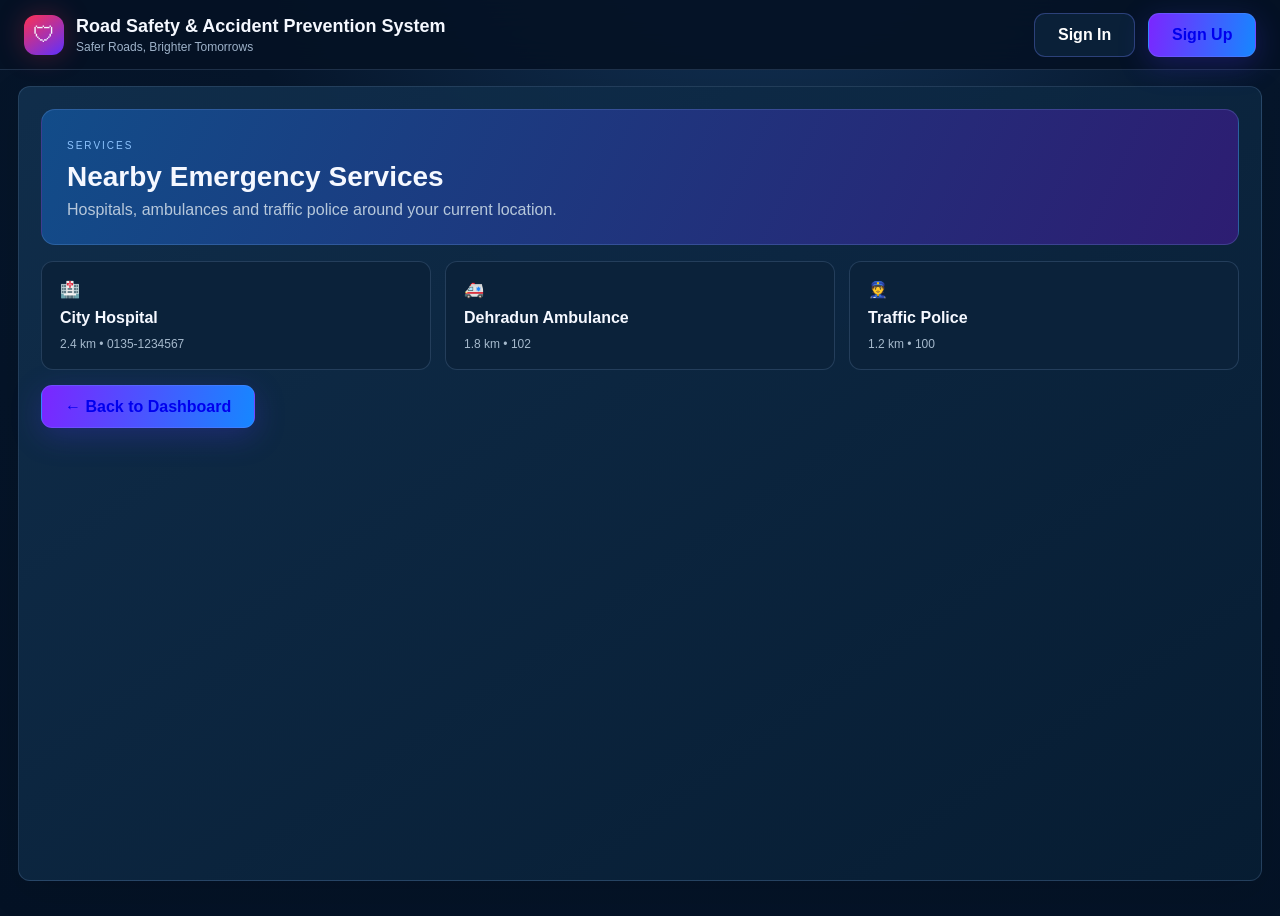
<file: frontend/pages/services.html>
<!DOCTYPE html>
<html lang="en">

<head>
    <meta charset="UTF-8">
    <meta name="viewport" content="width=device-width, initial-scale=1.0">
    <title>Nearby Services • Road Safety</title>

    <!-- Shared project stylesheet. -->
    <link rel="stylesheet" href="../css/style.css">
</head>

<body>

    <!-- =====================================================
         FILE: services.html
         PROJECT: AI Road Safety & Accident Prevention System
         PURPOSE: Nearby Emergency Services module page.
         ===================================================== -->

    <div class="app-shell">

        <!-- Top navigation -->
        <header class="topbar">
            <div class="brand">
                <div class="brand-mark">🛡</div>
                <div>
                    <h1>Road Safety &amp; Accident Prevention System</h1>
                    <p>Safer Roads, Brighter Tomorrows</p>
                </div>
            </div>

            <div class="top-actions">
                <a class="auth-btn outline" href="sign-in.html">Sign In</a>
                <a class="auth-btn primary" href="sign-up.html">Sign Up</a>
            </div>
        </header>

        <!-- Module content -->
        <main class="main" style="margin-left: 0;">
            <section class="page-section module-page active">

                <div class="module-hero">
                    <span>SERVICES</span>
                    <h2>Nearby Emergency Services</h2>
                    <p>Hospitals, ambulances and traffic police around your current location.</p>
                </div>

                <div class="service-cards">
                    <div>🏥 <b>City Hospital</b><span>2.4 km • 0135-1234567</span></div>
                    <div>🚑 <b>Dehradun Ambulance</b><span>1.8 km • 102</span></div>
                    <div>👮 <b>Traffic Police</b><span>1.2 km • 100</span></div>
                </div>

                <br>

                <!-- Return to the dashboard. -->
                <a class="auth-btn primary" href="../index.html">← Back to Dashboard</a>

            </section>
        </main>

    </div>

    <!-- Main application JavaScript provides shared interactions. -->
    <script src="../js/app.js"></script>

</body>

</html>
</file>
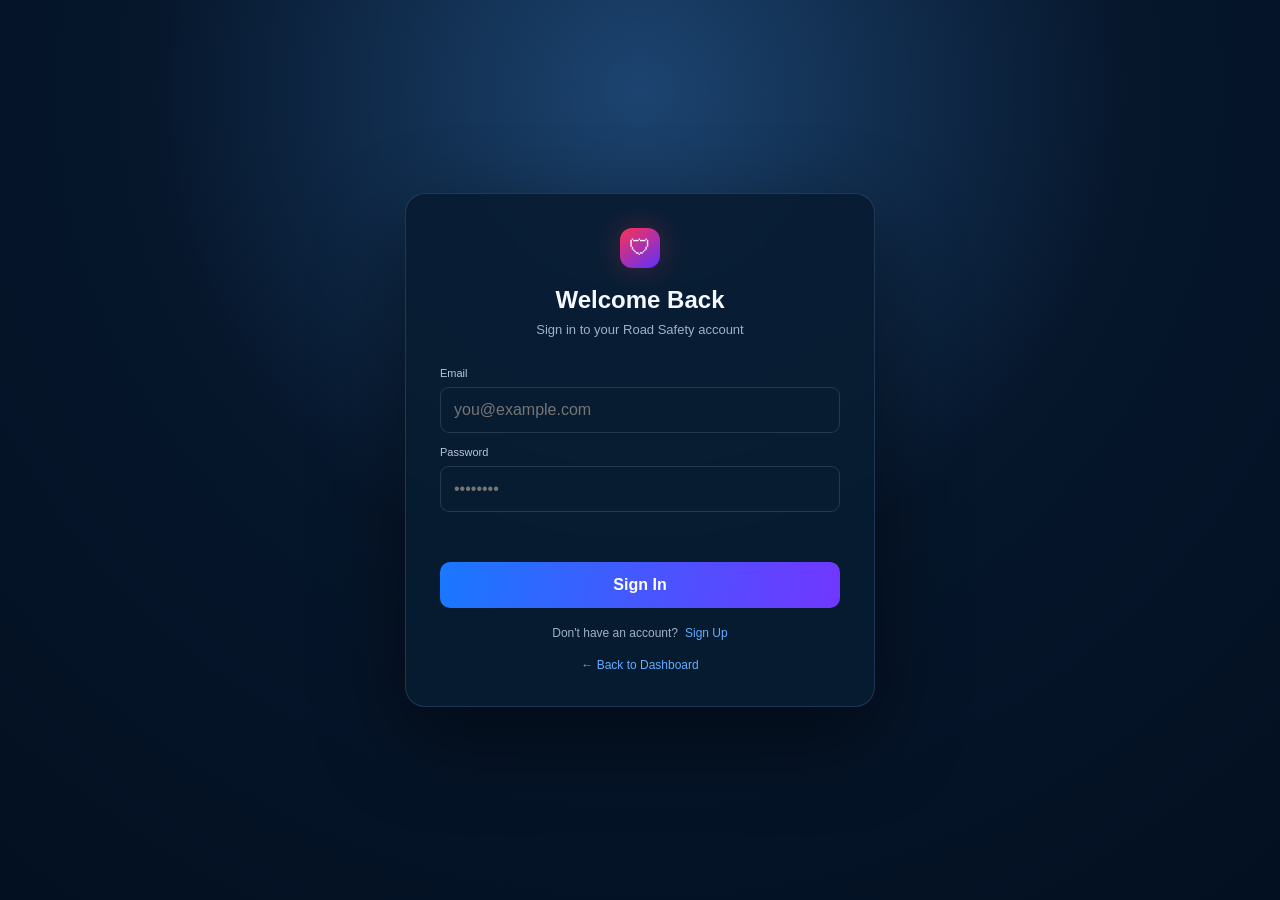
<file: frontend/pages/sign-in.html>
<!DOCTYPE html>
<html lang="en">

<head>
    <meta charset="UTF-8">
    <meta name="viewport" content="width=device-width, initial-scale=1.0">

    <!-- =====================================================
         FILE: sign-in.html
         PROJECT: AI Road Safety & Accident Prevention System
         PURPOSE: User sign-in page.
         ===================================================== -->

    <title>Sign In • Road Safety</title>

    <!-- Shared project stylesheet. -->
    <link rel="stylesheet" href="../css/style.css">
</head>

<body>

    <!-- =====================================================
         SIGN-IN PAGE
         Same centered glass-card format used by registration.
         ===================================================== -->
    <main class="auth-page">

        <section class="auth-card" aria-labelledby="loginTitle">

            <!-- Brand icon -->
            <div class="brand-mark">🛡</div>

            <!-- Login heading -->
            <h1 id="loginTitle">Welcome Back</h1>
            <p>Sign in to your Road Safety account</p>

            <!-- Login form -->
            <form id="loginForm" novalidate>

                <label for="loginEmail">Email</label>
                <input
                    id="loginEmail"
                    type="email"
                    autocomplete="email"
                    required
                    placeholder="you@example.com"
                >

                <label for="loginPassword">Password</label>
                <input
                    id="loginPassword"
                    type="password"
                    autocomplete="current-password"
                    required
                    placeholder="••••••••"
                >

                <div
                    class="message"
                    id="loginMessage"
                    role="status"
                    aria-live="polite"
                ></div>

                <button
                    class="primary-large"
                    type="submit"
                >
                    Sign In
                </button>

            </form>

            <!-- Registration link -->
            <div class="auth-links">
                <span>Don't have an account?</span>
                <a href="sign-up.html">Sign Up</a>
            </div>

            <!-- Dashboard link -->
            <a
                class="back-link"
                href="../index.html"
            >
                ← Back to Dashboard
            </a>

        </section>

    </main>

    <!-- Login logic. -->
    <script src="../js/login.js"></script>

</body>

</html>
</file>
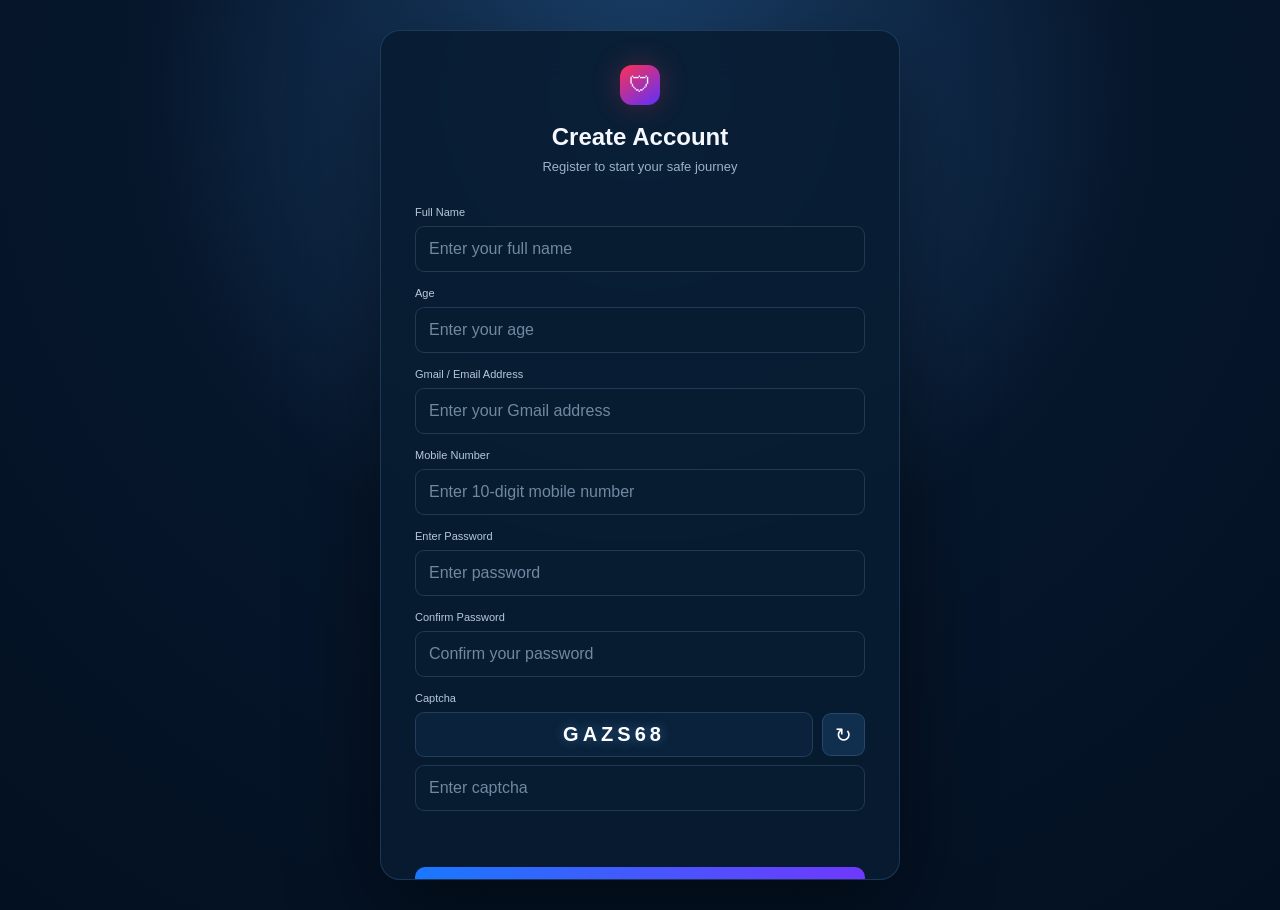
<file: frontend/pages/sign-up.html>
<!DOCTYPE html>
<html lang="en">

<head>
    <meta charset="UTF-8">
    <meta name="viewport" content="width=device-width, initial-scale=1.0">

    <!-- =====================================================
         FILE: sign-up.html
         PROJECT: AI Road Safety & Accident Prevention System
         PURPOSE: SafeRoad AI user registration page.
         ===================================================== -->

    <title>SafeRoad AI — Register</title>

    <!-- Shared project stylesheet. -->
    <link rel="stylesheet" href="../css/style.css">
</head>

<body>

    <!-- =====================================================
         REGISTRATION PAGE
         Uses the same centered glass-card layout as Sign In.
         ===================================================== -->
    <main class="auth-page">

        <!-- Registration card -->
        <section class="auth-card register-card" aria-labelledby="registerTitle">

            <!-- Brand icon -->
            <div class="brand-mark">🛡</div>

            <!-- Registration heading -->
            <h1 id="registerTitle" align="center">Create Account</h1>

            <p align="center">Register to start your safe journey</p>

            <!-- =================================================
                 REGISTRATION FORM
                 ================================================= -->
            <form id="registerForm" novalidate>

                <!-- Full Name -->
                <div class="register-field">
                    <label for="fullName">Full Name</label>

                    <input
                        id="fullName"
                        name="fullName"
                        type="text"
                        autocomplete="name"
                        placeholder="Enter your full name"
                        required
                    >
                </div>


                <!-- Age -->
                <div class="register-field">
                    <label for="age">Age</label>

                    <input
                        id="age"
                        name="age"
                        type="number"
                        min="1"
                        max="120"
                        placeholder="Enter your age"
                        required
                    >
                </div>


                <!-- Email Address -->
                <div class="register-field">

                    <label for="email">Gmail / Email Address</label>

                    <input
                        id="email"
                        name="email"
                        type="email"
                        autocomplete="email"
                        placeholder="Enter your Gmail address"
                        required
                    >

                </div>


                <!-- Mobile Number -->
                <div class="register-field">

                    <label for="mobile">Mobile Number</label>

                    <input
                        id="mobile"
                        name="mobile"
                        type="tel"
                        inputmode="numeric"
                        maxlength="10"
                        autocomplete="tel"
                        placeholder="Enter 10-digit mobile number"
                        required
                    >

                </div>


                <!-- Password -->
                <div class="register-field">

                    <label for="password">Enter Password</label>

                    <input
                        id="password"
                        name="password"
                        type="password"
                        autocomplete="new-password"
                        placeholder="Enter password"
                        required
                    >

                </div>


                <!-- Confirm Password -->
                <div class="register-field">

                    <label for="confirmPassword">Confirm Password</label>

                    <input
                        id="confirmPassword"
                        name="confirmPassword"
                        type="password"
                        autocomplete="new-password"
                        placeholder="Confirm your password"
                        required
                    >

                </div>


                <!-- Captcha -->
                <div class="register-field">

                    <label for="captchaInput">Captcha</label>

                    <div class="captcha-row">

                        <!-- Generated captcha value -->
                        <div
                            class="captcha-box"
                            id="captchaBox"
                            aria-label="Generated captcha"
                        ></div>

                        <!-- Captcha refresh button -->
                        <button
                            class="refresh"
                            id="refreshCaptcha"
                            type="button"
                            title="Refresh Captcha"
                            aria-label="Refresh Captcha"
                        >
                            ↻
                        </button>

                    </div>

                    <input
                        id="captchaInput"
                        name="captchaInput"
                        type="text"
                        maxlength="6"
                        autocomplete="off"
                        placeholder="Enter captcha"
                        required
                    >

                </div>


                <!-- Registration status message -->
                <div
                    class="message"
                    id="message"
                    role="status"
                    aria-live="polite"
                ></div>


                <!-- Register button -->
                <button
                    class="primary-large register-submit"
                    id="registerBtn"
                    type="submit"
                >
                    Register →
                </button>

            </form>


            <!-- Login navigation -->
            <div class="auth-links">

                <span>Already registered?</span>

                <a href="sign-in.html">
                    Sign In
                </a>

            </div>


            <!-- Dashboard navigation -->
            <a
                class="back-link"
                href="../index.html"
            >
                ← Back to Dashboard
            </a>

        </section>

    </main>


    <!-- Registration validation and captcha logic. -->
    <script src="../js/register.js"></script>

</body>

</html>
</file>
<file: frontend/css/style.css>
/* =========================================================
   FILE: style.css
   PROJECT: AI Road Safety & Accident Prevention System

   PURPOSE:
   Complete visual design of the frontend.

   SECTIONS:
   01. Global / Base Styles
   02. Header & Top Navigation
   03. Sidebar Navigation
   04. Main Dashboard
   05. Summary Cards
   06. Risk Map
   07. Quick Action Cards
   08. Alerts / Chart / Services / Reports
   09. Module Pages
   10. Sign In / Sign Up
   11. Responsive Design
   12. Bubble / Hover Animations
   ========================================================= */
/* =========================================================
   01. GLOBAL / BASE STYLES
   Color variables used throughout the complete UI.
   ========================================================= */
:root{
  --bg:#06162b;
  --panel:#0d2743;
  --panel2:#102e4d;
  --line:rgba(148,190,235,.18);
  --text:#f5f8ff;
  --muted:#9eb2c9;
  --blue:#1877ff;
  --purple:#7437ff;
  --red:#ff4058;
  --orange:#ffad27;
  --green:#12d875;
  --cyan:#21b9ff;
}
*{
  box-sizing:border-box
}
html{
  scroll-behavior:smooth
}
body{
  margin:0;
  background:radial-gradient(circle at 60% -20%,#173b62 0,#06162b 42%,#041225 100%);
  color:var(--text);
  font-family:Inter,Segoe UI,Arial,sans-serif;
  min-height:100vh
}
button,a,input,select,textarea{
  font:inherit
}
button,a{
  cursor:pointer
}
.app-shell{
  min-height:100vh
}
.topbar{
  height:70px;
  display:flex;
  align-items:center;
  gap:22px;
  padding:0 24px;
  border-bottom:1px solid var(--line);
  background:rgba(5,18,36,.92);
  backdrop-filter:blur(18px);
  position:sticky;
  top:0;
  z-index:50
}
/* =========================================================
   02. HEADER & TOP NAVIGATION
   Logo, title, search, notifications, theme and auth buttons.
   ========================================================= */
.brand{
  display:flex;
  align-items:center;
  gap:12px;
  min-width:430px
}
.brand-mark{
  width:40px;
  height:40px;
  display:grid;
  place-items:center;
  border-radius:12px;
  background:linear-gradient(145deg,#ff3152,#5d30ff);
  box-shadow:0 0 28px #ff315244;
  font-size:22px
}
.brand h1{
  font-size:18px;
  margin:0
}
.brand p{
  font-size:12px;
  color:var(--muted);
  margin:3px 0 0
}
.top-search{
  height:44px;
  max-width:590px;
  flex:1;
  border:1px solid #2c5680;
  border-radius:13px;
  background:#0a213a;
  display:flex;
  align-items:center;
  padding:0 12px;
  color:var(--muted);
  box-shadow:inset 0 1px #ffffff08
}
.top-search input{
  background:none;
  border:0;
  outline:0;
  color:#fff;
  flex:1;
  padding:0 10px
}
.top-search kbd{
  border:1px solid #3d5b78;
  border-radius:6px;
  padding:3px 7px;
  font-size:11px
}
.top-actions{
  display:flex;
  align-items:center;
  gap:12px;
  margin-left:auto
}
.icon-btn,.theme-toggle{
  background:#081d34;
  border:1px solid var(--line);
  color:#fff;
  border-radius:12px;
  height:40px;
  min-width:40px;
  position:relative
}
.badge{
  position:absolute;
  top:-6px;
  right:-5px;
  background:#ff4058;
  border-radius:50%;
  font-size:10px;
  padding:3px 6px
}
.theme-toggle{
  padding:0 12px;
  color:#c7d8eb
}
.auth-btn{
  text-decoration:none;
  border-radius:11px;
  padding:12px 23px;
  font-weight:700;
  border:1px solid #7183ff55
}
.auth-btn.outline{
  color:#fff;
  background:#0a2038
}
.auth-btn.primary{
  background:linear-gradient(100deg,#7b26ff,#1687ff);
  box-shadow:0 8px 30px #5538ff40
}
/* =========================================================
   03. SIDEBAR NAVIGATION
   Main dashboard navigation and emergency SOS card.
   ========================================================= */
.sidebar{
  position:fixed;
  left:0;
  top:70px;
  bottom:0;
  width:238px;
  background:linear-gradient(180deg,#061b33,#04162a);
  border-right:1px solid var(--line);
  padding:16px 13px;
  z-index:20
}
.nav-item{
  width:100%;
  display:flex;
  align-items:center;
  gap:14px;
  color:#c5d4e5;
  background:none;
  border:0;
  padding:13px 14px;
  border-radius:10px;
  margin-bottom:3px;
  text-align:left;
  font-size:14px
}
.nav-item span{
  flex:1
}
.nav-item b{
  color:#839ab3
}
.nav-item em{
  font-style:normal;
  background:#ff4058;
  border-radius:8px;
  padding:3px 7px;
  font-size:10px
}
.nav-item.active{
  background:linear-gradient(100deg,#1877ff,#7137ff);
  box-shadow:0 10px 30px #2d56ff35;
  color:#fff
}
.sos-mini{
  padding:3px 7px!important
}
.sidebar-sos{
  position:absolute;
  left:13px;
  right:13px;
  bottom:80px;
  border:1px solid #ff405877;
  background:linear-gradient(145deg,#4a1721,#7c1e2d);
  padding:14px;
  border-radius:11px
}
.sidebar-sos .sos-title{
  font-weight:800
}
.sidebar-sos p{
  font-size:11px;
  color:#ffc6ce;
  margin:5px 0 12px
}
.sidebar-sos button{
  width:100%;
  border:0;
  border-radius:8px;
  padding:10px;
  background:#fff;
  color:#9d2030;
  font-weight:800
}
.sidebar-caption{
  position:absolute;
  bottom:17px;
  width:calc(100% - 26px);
  text-align:center;
  color:#7990a8;
  font-style:italic
}
/* =========================================================
   04. MAIN DASHBOARD
   Main content area positioned beside the sidebar.
   ========================================================= */
.main{
  margin-left:238px;
  padding:16px 18px 35px
}
/* =========================================================
   05. SUMMARY CARDS
   Location, risk, weather and driving-safety cards.
   ========================================================= */
.summary-grid{
  display:grid;
  grid-template-columns:1.05fr 1.05fr 1fr 1.15fr;
  gap:12px;
  margin-bottom:12px
}
.summary-card,.panel,.action-card,.module-page{
  border:1px solid var(--line);
  background:linear-gradient(145deg,rgba(17,47,77,.94),rgba(7,29,51,.94));
  box-shadow:0 12px 40px #00000018;
  border-radius:12px
}
.summary-card{
  min-height:92px;
  padding:14px;
  display:flex;
  align-items:center;
  gap:14px
}
.summary-card small{
  display:block;
  color:#b7c6d7;
  font-size:11px
}
.summary-card strong{
  display:block;
  margin:5px 0;
  font-size:15px
}
.summary-card p{
  margin:0;
  color:#b2c1d2;
  font-size:12px
}
.summary-icon{
  width:50px;
  height:50px;
  border-radius:50%;
  display:grid;
  place-items:center;
  font-size:23px;
  flex:none
}
.summary-icon.blue{
  background:#1265df55;
  color:#55a8ff
}
.summary-icon.red{
  background:#ff405833;
  color:#ff5265
}
.summary-icon.green{
  background:#13d87535;
  color:#43e996
}
.danger-text{
  color:#ff4d60
}
.content-grid{
  display:grid;
  grid-template-columns:minmax(0,2fr) minmax(310px,.78fr);
  gap:12px
}
.left-column,.right-column{
  display:flex;
  flex-direction:column;
  gap:12px
}
/* =========================================================
   06. RISK MAP
   Map background, routes, markers, alerts, controls and legend.
   ========================================================= */
.map-panel{
  overflow:hidden
}
.map-tabs{
  display:flex;
  gap:5px;
  padding:10px 12px;
  position:absolute;
  z-index:4
}
.map-tabs button{
  background:#112d49dd;
  color:#d5e3f2;
  border:1px solid #91b7df33;
  padding:8px 14px;
  border-radius:9px
}
.map-tabs .selected{
  background:#156eff;
  color:#fff
}
.map-stage{
  height:430px;
  position:relative;
  overflow:hidden;
  background:linear-gradient(135deg,#102f3d,#2c5743 45%,#173728);
  isolation:isolate
}
.map-stage:before,.map-stage:after{
  content:"";
  position:absolute;
  inset:-20%;
  background:radial-gradient(ellipse at 30% 40%,#6d8c5b88 0 8%,transparent 9%),radial-gradient(ellipse at 70% 60%,#314f3c 0 12%,transparent 13%),repeating-linear-gradient(25deg,transparent 0 25px,#91a97818 26px 29px);
  transform:rotate(-7deg);
  z-index:-2
}
.map-stage:after{
  background:repeating-linear-gradient(115deg,transparent 0 45px,#d9e3c015 46px 49px);
  transform:rotate(6deg)
}
.mountain{
  position:absolute;
  background:#29493655;
  filter:blur(1px);
  z-index:-1
}
.m1{
  width:420px;
  height:220px;
  left:-40px;
  top:20px;
  clip-path:polygon(0 100%,25% 30%,40% 75%,58% 10%,75% 70%,100% 100%)
}
.m2{
  width:520px;
  height:280px;
  right:20px;
  top:-10px;
  clip-path:polygon(0 100%,20% 45%,36% 80%,55% 18%,70% 68%,86% 35%,100% 100%)
}
.m3{
  width:560px;
  height:240px;
  left:270px;
  bottom:-30px;
  clip-path:polygon(0 100%,20% 45%,36% 75%,52% 25%,68% 70%,83% 45%,100% 100%)
}
.route-svg{
  position:absolute;
  inset:0;
  width:100%;
  height:100%
}
.route{
  fill:none;
  stroke-width:8;
  stroke-linecap:round
}
.route-glow{
  fill:none;
  stroke:#fff;
  stroke-opacity:.12;
  stroke-width:19
}
.red-route{
  stroke:#ff3e4e
}
.yellow-route{
  stroke:#ffb52d
}
.green-route{
  stroke:#16d878
}
.map-marker{
  position:absolute;
  left:53%;
  top:65%;
  width:30px;
  height:30px;
  border-radius:50%;
  background:#1677ff;
  border:5px solid #8cc8ff;
  box-shadow:0 0 0 15px #1877ff22,0 0 40px #1877ff
}
.map-alert{
  position:absolute;
  display:flex;
  gap:10px;
  align-items:flex-start;
  padding:10px 14px;
  border-radius:10px;
  backdrop-filter:blur(12px);
  box-shadow:0 15px 35px #0005;
  border:1px solid
}
.map-alert b{
  width:28px;
  height:28px;
  border-radius:50%;
  display:grid;
  place-items:center
}
.map-alert strong,.map-alert small{
  display:block
}
.map-alert small{
  line-height:1.35;
  margin-top:3px;
  color:#e2e9f2
}
.map-alert.high{
  left:17%;
  top:24%;
  background:#4d1117dd;
  border-color:#ff465566
}
.map-alert.high b{
  background:#ff4058
}
.map-alert.hill{
  left:51%;
  top:31%;
  background:#584313dd;
  border-color:#ffbd4d66
}
.map-alert.hill b{
  background:#ffae27
}
.map-alert.wildlife{
  right:6%;
  top:45%;
  background:#26134add;
  border-color:#9a61ff66
}
.map-alert.wildlife b{
  background:#7d3fff
}
.map-controls{
  position:absolute;
  right:13px;
  top:16px;
  display:flex;
  flex-direction:column;
  gap:5px
}
.map-controls button{
  width:38px;
  height:38px;
  border:0;
  border-radius:9px;
  background:#eef5ff;
  color:#0c2641;
  font-size:20px
}
.legend{
  position:absolute;
  left:14px;
  bottom:12px;
  display:flex;
  gap:22px;
  padding:10px 14px;
  border-radius:9px;
  background:#0b2945dd;
  font-size:11px
}
.legend span{
  display:flex;
  gap:7px;
  align-items:center
}
.dot{
  width:10px;
  height:10px;
  border-radius:50%
}
.low{
  background:#16d878
}
.medium{
  background:#ffb52d
}
.high-dot{
  background:#ff4058
}
.very-high{
  background:#ff261f
}
.wildlife-dot{
  background:#8d43ff
}
/* =========================================================
   07. QUICK ACTION CARDS
   Accident, pothole, safe-route and emergency actions.
   ========================================================= */
.action-grid{
  display:grid;
  grid-template-columns:repeat(4,1fr);
  gap:12px
}
.action-card{
  padding:15px;
  display:grid;
  grid-template-columns:48px 1fr;
  gap:10px;
  align-items:center
}
.action-icon{
  width:46px;
  height:46px;
  border-radius:50%;
  display:grid;
  place-items:center;
  font-weight:800;
  font-size:18px
}
.red-card .action-icon{
  background:#ff4058
}
.orange-card .action-icon{
  background:#ff9e18
}
.green-card .action-icon{
  background:#12d875
}
.action-card strong{
  font-size:13px
}
.action-card p{
  font-size:11px;
  color:#c2cfdd;
  line-height:1.35;
  margin:5px 0
}
.action-card button{
  grid-column:1/-1;
  border:0;
  color:#fff;
  padding:9px;
  border-radius:7px;
  font-weight:700
}
.red-card button{
  background:#ff4058
}
.orange-card button{
  background:#f49c1d
}
.green-card button{
  background:#12b963
}
/* =========================================================
   08. ALERTS / CHART / SERVICES / REPORTS
   Right-side information panels and recent reports.
   ========================================================= */
.panel{
  padding:14px
}
.panel-heading{
  display:flex;
  align-items:center;
  justify-content:space-between;
  margin-bottom:10px
}
.panel-heading h2{
  font-size:14px;
  margin:0
}
.panel-heading button,.panel-heading select{
  border:0;
  background:none;
  color:#66a8ff
}
.panel-heading select{
  background:#122d48;
  border:1px solid var(--line);
  padding:6px 9px;
  border-radius:7px;
  color:#fff
}
.alert-row{
  display:grid;
  grid-template-columns:42px 1fr auto;
  gap:10px;
  align-items:center;
  padding:12px 4px;
  border-bottom:1px solid var(--line)
}
.alert-row:last-child{
  border-bottom:0
}
.alert-icon{
  width:38px;
  height:38px;
  border-radius:9px;
  display:grid;
  place-items:center;
  font-weight:800;
  font-size:17px
}
.alert-icon.red{
  background:#ff40582c;
  color:#ff5265
}
.alert-icon.orange{
  background:#ffad272b;
  color:#ffb02e
}
.alert-icon.purple{
  background:#8d43ff2b;
  color:#a66aff
}
.alert-row strong{
  font-size:12px
}
.alert-row p{
  font-size:10px;
  color:#bdcbd9;
  margin:4px 0 0
}
.ahead{
  font-size:11px
}
.red-text{
  color:#ff4c5e
}
.orange-text{
  color:#ffad27
}
.purple-text{
  color:#a266ff
}
.chart{
  height:190px;
  position:relative;
  padding-left:28px
}
.chart svg{
  width:100%;
  height:155px;
  color:#ff4058
}
.chart svg defs stop:first-child{
  stop-color:#ff4058
}
.chart svg defs stop:last-child{
  stop-color:#ff4058
}
.y-axis{
  position:absolute;
  left:0;
  top:3px;
  bottom:25px;
  display:flex;
  flex-direction:column;
  justify-content:space-between;
  font-size:9px;
  color:#879bb0
}
.chart-labels{
  display:flex;
  justify-content:space-between;
  color:#8398ad;
  font-size:8px
}
.score-tooltip{
  position:absolute;
  right:4px;
  top:26px;
  background:#0b1e35;
  border:1px solid #6d8199;
  border-radius:8px;
  padding:7px 9px
}
.score-tooltip b{
  display:block;
  font-size:15px
}
.score-tooltip small{
  font-size:9px;
  color:#ff5265
}
.service-row{
  display:grid;
  grid-template-columns:38px 1fr auto 32px;
  gap:9px;
  align-items:center;
  padding:11px 0;
  border-bottom:1px solid var(--line)
}
.service-row:last-child{
  border-bottom:0
}
.service-icon{
  width:35px;
  height:35px;
  border-radius:9px;
  display:grid;
  place-items:center;
  background:#ff40582c;
  color:#ff6878
}
.blue-bg{
  background:#1a70d52c;
  color:#58a5ff
}
.service-row strong{
  font-size:12px
}
.service-row p{
  font-size:10px;
  color:#b6c6d7;
  margin:3px 0 0
}
.service-row span{
  font-size:10px;
  color:#c4d0de
}
.service-row button{
  border:1px solid #2a856d;
  background:#0d453b;
  color:#42e9b4;
  border-radius:8px;
  height:32px
}
.table-wrap{
  overflow:auto
}
table{
  width:100%;
  border-collapse:collapse;
  font-size:10px
}
th,td{
  text-align:left;
  padding:11px 8px;
  border-bottom:1px solid var(--line);
  white-space:nowrap
}
th{
  color:#8fa6bd;
  font-weight:500
}
.status{
  font-weight:700
}
.resolved{
  color:#18dc7b
}
.progress{
  color:#ffad27
}
/* =========================================================
   09. MODULE PAGES
   Shared styling for the eight project modules.
   ========================================================= */
.page-section{
  display:none;
  animation:fadeIn .35s ease
}
.page-section.active{
  display:block
}
.module-page{
  padding:22px;
  min-height:calc(100vh - 105px)
}
.module-hero{
  padding:25px;
  border-radius:14px;
  background:linear-gradient(115deg,#124c89,#2d1d72);
  border:1px solid #8bb7ff33;
  margin-bottom:16px
}
.module-hero span{
  font-size:10px;
  color:#8dc4ff;
  letter-spacing:2px
}
.module-hero h2{
  font-size:28px;
  margin:8px 0
}
.module-hero p{
  color:#b7c8db;
  margin:0
}
.danger-hero{
  background:linear-gradient(115deg,#651d2a,#251934)
}
.large-map-placeholder{
  height:480px;
  border-radius:14px;
  border:1px solid var(--line);
  display:grid;
  place-items:center;
  background:linear-gradient(135deg,#173b43,#183e31,#122c41);
  font-size:24px;
  font-weight:800;
  letter-spacing:2px;
  color:#9ed2b6
}
.metric-grid{
  display:grid;
  grid-template-columns:repeat(4,1fr);
  gap:14px
}
.metric{
  padding:25px;
  border-radius:14px;
  background:#0a223b;
  border:1px solid var(--line)
}
.metric b{
  display:block;
  font-size:30px;
  color:#54a9ff
}
.metric span{
  display:block;
  color:#9db2c8;
  margin-top:7px
}
.module-list>div,.service-cards>div,.route-options>div{
  padding:18px;
  border:1px solid var(--line);
  border-radius:12px;
  background:#0b223a;
  margin-bottom:10px;
  display:flex;
  justify-content:space-between;
  gap:15px
}
.module-list span{
  color:#65b5ff
}
.report-form{
  max-width:700px;
  display:grid;
  gap:12px
}
.report-form input,.report-form select,.report-form textarea{
  background:#091f36;
  border:1px solid var(--line);
  border-radius:10px;
  color:#fff;
  padding:13px;
  outline:none
}
.report-form textarea{
  min-height:150px;
  resize:vertical
}
.primary-large,.sos-big{
  border:0;
  border-radius:10px;
  padding:14px;
  font-weight:800;
  color:#fff;
  background:linear-gradient(100deg,#1978ff,#7137ff)
}
.sos-big{
  background:linear-gradient(100deg,#ff334f,#b91d35);
  font-size:16px;
  margin-bottom:16px
}
.route-options strong{
  color:#ff5265
}
.route-options .recommended{
  border-color:#13d87566;
  box-shadow:0 0 30px #13d87510
}
.route-options .recommended strong{
  color:#13d875
}
.service-cards{
  display:grid;
  grid-template-columns:repeat(3,1fr);
  gap:14px
}
.service-cards>div{
  display:flex;
  flex-direction:column;
  gap:10px
}
.service-cards span{
  color:#a5b9cc;
  font-size:12px
}
.toast{
  position:fixed;
  right:25px;
  bottom:25px;
  background:#102d49;
  border:1px solid #69aaff66;
  padding:13px 18px;
  border-radius:10px;
  opacity:0;
  transform:translateY(20px);
  transition:.25s;
  z-index:100
}
.toast.show{
  opacity:1;
  transform:none
}
@keyframes fadeIn{
  from{
    opacity:0;
    transform:translateY(8px)
  }
  to{
    opacity:1;
    transform:none
  }
}
/* =========================================================
   11. RESPONSIVE DESIGN
   Desktop, tablet and mobile layout adjustments.
   ========================================================= */
@media(max-width:1200px){
  .brand{
    min-width:300px
  }
  .summary-grid{
    grid-template-columns:repeat(2,1fr)
  }
  .content-grid{
    grid-template-columns:1fr
  }
  .action-grid{
    grid-template-columns:repeat(2,1fr)
  }
  .right-column{
    display:grid;
    grid-template-columns:1fr 1fr
  }
  .services-panel{
    grid-column:1/-1
  }
}
@media(max-width:800px){
  .topbar{
    height:auto;
    min-height:70px;
    flex-wrap:wrap;
    padding:12px
  }
  .brand{
    min-width:0
  }
  .brand h1{
    font-size:14px
  }
  .top-search{
    order:3;
    flex-basis:100%
  }
  .sidebar{
    width:68px
  }
  .nav-item span,.nav-item b,.sidebar-sos,.sidebar-caption{
    display:none
  }
  .nav-item{
    justify-content:center
  }
  .main{
    margin-left:68px;
    padding:10px
  }
  .summary-grid,.action-grid,.right-column,.metric-grid,.service-cards{
    grid-template-columns:1fr
  }
  .map-stage{
    height:360px
  }
  .map-alert{
    transform:scale(.82);
    transform-origin:left top
  }
  .auth-btn{
    padding:10px 12px
  }
  .theme-toggle{
    display:none
  }
}
/* =========================================================
   10. SIGN IN / SIGN UP
   Authentication-page layout and form styling.
   ========================================================= */
.auth-page{
  min-height:100vh;
  display:grid;
  place-items:center;
  padding:30px;
  background:radial-gradient(circle at 50% 10%,#1c4470 0,#06162b 48%,#031021 100%)
}
.auth-card{
  width:min(470px,100%);
  padding:34px;
  border:1px solid #6ea8e933;
  border-radius:20px;
  background:rgba(8,28,49,.9);
  box-shadow:0 30px 90px #0007;
  text-align:center;
  backdrop-filter:blur(20px)
}
.auth-card .brand-mark{
  margin:0 auto 18px
}
.auth-card h1{
  margin:0 0 8px
}
.auth-card>p{
  color:var(--muted);
  margin:0 0 25px;
  font-size:13px
}
.auth-card form{
  text-align:left;
  display:grid;
  gap:8px
}
.auth-card label{
  font-size:11px;
  color:#b8c8da;
  margin-top:5px
}
.auth-card input{
  background:#071c31;
  border:1px solid var(--line);
  color:#fff;
  padding:13px;
  border-radius:9px;
  outline:none
}
.auth-card input:focus{
  border-color:#318aff
}
.auth-card form button{
  margin-top:12px
}
.auth-links{
  display:flex;
  justify-content:center;
  gap:7px;
  font-size:12px;
  color:var(--muted);
  margin-top:18px
}
.auth-links a,.back-link{
  color:#64adff;
  text-decoration:none
}
.back-link{
  display:block;
  margin-top:18px;
  font-size:12px
}
/* =========================================================
   REGISTRATION FORM
   Keeps the Sign Up page in the same visual language as Sign In.
   ========================================================= */
.register-card{
  width:min(560px,100%);
  max-height:calc(100vh - 40px);
  overflow-y:auto;
  scrollbar-width:thin;
  scrollbar-color:#31577c transparent;
}
.register-card::-webkit-scrollbar{
  width:6px;
}
.register-card::-webkit-scrollbar-track{
  background:transparent;
}
.register-card::-webkit-scrollbar-thumb{
  background:#31577c;
  border-radius:999px;
}
.register-field{
  display:grid;
  gap:8px;
}
.register-field label{
  margin-top:7px;
}
.register-field input{
  width:100%;
}
.verification-row{
  display:grid;
  grid-template-columns:minmax(0,1fr) auto;
  gap:8px;
  align-items:stretch;
}
.verification-row .verify{
  margin-top:0;
  min-width:128px;
  padding:0 13px;
  border:1px solid #4674a0;
  border-radius:9px;
  background:#0a233d;
  color:#8fc8ff;
  font-size:11px;
  font-weight:700;
  transition:transform .28s var(--ease-bubble),box-shadow .28s var(--ease-bubble),border-color .28s ease,background .28s ease;
}
.verification-row .verify:hover{
  transform:translateY(-4px) scale(1.02);
  border-color:#58aaff;
  background:#10304f;
  box-shadow:0 10px 25px rgba(35,125,255,.2);
}
.verification-row .verify:active{
  transform:translateY(1px) scale(.97);
}
.captcha-row{
  display:grid;
  grid-template-columns:minmax(0,1fr) 46px;
  gap:8px;
}
.captcha-box{
  min-height:46px;
  display:grid;
  place-items:center;
  padding:0 12px;
  border:1px solid #456786;
  border-radius:9px;
  background:linear-gradient(135deg,#102e4c,#071b30);
  color:#dcecff;
  font-size:20px;
  font-weight:800;
  letter-spacing:7px;
  text-shadow:0 0 12px rgba(91,177,255,.45);
  user-select:none;
}
.refresh{
  margin-top:0!important;
  border:1px solid #456786;
  border-radius:9px;
  background:#0a233d;
  color:#8fc8ff;
  font-size:22px;
  transition:transform .28s var(--ease-bubble),box-shadow .28s var(--ease-bubble),border-color .28s ease;
}
.refresh:hover{
  transform:translateY(-4px) rotate(12deg);
  border-color:#58aaff;
  box-shadow:0 10px 25px rgba(35,125,255,.2);
}
.refresh:active{
  transform:translateY(1px) scale(.96);
}
.register-submit{
  width:100%;
}
.message{
  min-height:18px;
  margin-top:4px;
  color:#9eb2c9;
  font-size:11px;
  line-height:1.45;
  text-align:center;
}
.message.success{
  color:#42e9b4;
}
.message.error{
  color:#ff6878;
}
.message.info{
  color:#8fc8ff;
}
.auth-card.register-card form button{
  margin-top:0;
}
.auth-card.register-card form .register-submit{
  margin-top:8px;
}
@media(max-width:800px){
  .auth-page{
    padding:18px 12px;
    align-items:start;
  }
 .auth-card{
    margin:20px 0;
  }
  .register-card{
    max-height:none;
  }
  .verification-row{
    grid-template-columns:1fr;
  }
  .verification-row .verify{
    min-height:42px;
  }
}

/* =========================================================
   12. BUBBLE / HOVER ANIMATIONS
   Interactive elements gently rise when the cursor moves over them.
   ========================================================= */
:root{
  --ease-bubble:cubic-bezier(.22,1,.36,1);
  --hover-glow:rgba(64,157,255,.24);
}
/* Interactive surfaces rise like a soft bubble */
.nav-item,
.auth-btn,
.icon-btn,
.theme-toggle,
.map-tabs button,
.map-controls button,
.action-card,
.action-card button,
.panel-heading button,
.service-row,
.service-row button,
.sidebar-sos button,
.summary-card,
.module-list > div,
.route-options > div,
.service-cards > div,
.primary-large,
.sos-big{
  transition:
  transform .28s var(--ease-bubble),
  box-shadow .28s var(--ease-bubble),
  border-color .28s ease,
  background .28s ease,
  filter .28s ease;
  will-change:transform;
}
/* Main bubble movement */
.nav-item:hover,
.auth-btn:hover,
.icon-btn:hover,
.theme-toggle:hover,
.map-tabs button:hover,
.map-controls button:hover,
.action-card:hover,
.panel-heading button:hover,
.service-row:hover,
.module-list > div:hover,
.route-options > div:hover,
.service-cards > div:hover{
  transform:translateY(-5px);
  box-shadow:0 12px 30px rgba(0,0,0,.28), 0 0 24px var(--hover-glow);
}
/* Buttons get a slightly stronger lift */
.action-card button:hover,
.sidebar-sos button:hover,
.primary-large:hover,
.sos-big:hover{
  transform:translateY(-4px) scale(1.025);
  filter:brightness(1.08);
  box-shadow:0 10px 28px rgba(35,125,255,.28);
}
.auth-btn:hover{
  transform:translateY(-4px) scale(1.02);
}
.auth-btn.primary:hover{
  box-shadow:0 14px 35px rgba(89,55,255,.42);
}
/* Dashboard cards: subtle floating bubble */
.summary-card:hover{
  transform:translateY(-6px) scale(1.012);
  border-color:rgba(91,169,255,.35);
  box-shadow:0 18px 40px rgba(0,0,0,.30),0 0 28px rgba(41,132,255,.12);
}
/* Icons gently pop when their parent is hovered */
.summary-card:hover .summary-icon,
.action-card:hover .action-icon,
.service-row:hover .service-icon{
  transform:translateY(-2px) scale(1.09);
  transition:transform .3s var(--ease-bubble);
}
.summary-icon,
.action-icon,
.service-icon{
  transition:transform .3s var(--ease-bubble);
}
/* Map hazard bubbles */
.map-alert{
  transition:transform .3s var(--ease-bubble),box-shadow .3s var(--ease-bubble);
  animation:mapBubbleIn .65s var(--ease-bubble) both;
}
.map-alert:hover{
  transform:translateY(-7px) scale(1.035);
  box-shadow:0 20px 42px rgba(0,0,0,.48),0 0 25px rgba(255,80,100,.18);
  z-index:10;
}
.user-marker{
  animation:userPulse 2.2s ease-in-out infinite;
}
/* Gentle floating effect for the four top cards */
.summary-card:nth-child(1){
  animation:floatCard 4.5s ease-in-out infinite
}
.summary-card:nth-child(2){
  animation:floatCard 5s ease-in-out .25s infinite
}
.summary-card:nth-child(3){
  animation:floatCard 4.7s ease-in-out .5s infinite
}
.summary-card:nth-child(4){
  animation:floatCard 5.2s ease-in-out .75s infinite
}
@keyframes floatCard{
  0%,100%{
    transform:translateY(0)
  }
  50%{
    transform:translateY(-2px)
  }
}
@keyframes userPulse{
  0%,100%{
    box-shadow:0 0 0 0 rgba(24,119,255,.25),0 0 28px rgba(24,119,255,.45)
  }
  50%{
    box-shadow:0 0 0 16px rgba(24,119,255,0),0 0 42px rgba(24,119,255,.7)
  }
}
@keyframes mapBubbleIn{
  from{
    opacity:0;
    transform:translateY(12px) scale(.94)
  }
  to{
    opacity:1;
    transform:translateY(0) scale(1)
  }
}
/* Click gives a tiny physical press */
.nav-item:active,
.auth-btn:active,
.icon-btn:active,
.theme-toggle:active,
.map-tabs button:active,
.map-controls button:active,
.action-card button:active,
.sidebar-sos button:active,
.primary-large:active,
.sos-big:active{
  transform:translateY(1px) scale(.97);
}
/* Keyboard users get the same premium interaction */
button:focus-visible,
a:focus-visible,
input:focus-visible,
select:focus-visible,
textarea:focus-visible{
  outline:2px solid #55aaff;
  outline-offset:3px;
}
/* Respect reduced-motion accessibility */
@media (prefers-reduced-motion:reduce){
  *,*::before,*::after{
    animation-duration:.01ms!important;
    animation-iteration-count:1!important;
    transition-duration:.01ms!important;
    scroll-behavior:auto!important;
  }
}
.pointer-glow{
  position:fixed;
  width:90px;
  height:90px;
  border-radius:50%;
  pointer-events:none;
  z-index:9999;
  transform:translate(-50%,-50%);
  background:radial-gradient(circle,rgba(48,139,255,.09),transparent 68%);
  opacity:0;
  transition:opacity .25s ease;
}
body:hover .pointer-glow{
  opacity:1
}
@media(max-width:800px){
  .pointer-glow{
    display:none
  }
}
/* =========================================================
   REGISTER PAGE
   Keeps the registration form visually consistent with
   the existing Sign In / Sign Up glassmorphism design.
   ========================================================= */
.scene{
  min-height:100vh;
  display:flex;
  align-items:center;
  justify-content:center;
  gap:50px;
  padding:40px 24px;
  background:radial-gradient(circle at 50% 10%,#1c4470 0,#06162b 48%,#031021 100%);
}
/* Registration card uses the same glass surface as auth-card. */
.register-card{
  width:min(520px,100%);
  max-height:calc(100vh - 50px);
  overflow-y:auto;
  padding:34px;
  border:1px solid #6ea8e933;
  border-radius:20px;
  background:rgba(8,28,49,.9);
  box-shadow:0 30px 90px #0007;
  backdrop-filter:blur(20px);
  text-align:left;
}
/* Registration heading and subtitle. */
.register-card h2{
  margin:0 0 8px;
  text-align:center;
  font-size:26px;
}
.register-card .sub{
  color:var(--muted);
  margin:0 0 25px;
  font-size:13px;
  text-align:center;
}
/* Individual registration fields. */
.register-card .field{
  display:grid;
  gap:8px;
  margin-bottom:14px;
}
.register-card label{
  font-size:11px;
  color:#b8c8da;
}
.register-card input{
  width:100%;
  background:#071c31;
  border:1px solid var(--line);
  color:#fff;
  padding:13px;
  border-radius:9px;
  outline:none;
  transition:border-color .25s ease,box-shadow .25s ease,transform .25s ease;
}
.register-card input::placeholder{
  color:#7188a1;
}
.register-card input:focus{
  border-color:#318aff;
  box-shadow:0 0 0 3px rgba(49,138,255,.10);
}
/* OTP / verification buttons keep the same premium UI language. */
.register-card .verify{
  width:max-content;
  border:1px solid #4c8cff55;
  border-radius:9px;
  padding:9px 13px;
  color:#fff;
  background:#102e4d;
  font-size:11px;
  font-weight:700;
  transition:transform .28s var(--ease-bubble),
  box-shadow .28s var(--ease-bubble),
  background .28s ease;
}
.register-card .verify:hover{
  transform:translateY(-4px) scale(1.02);
  background:#153b62;
  box-shadow:0 10px 25px rgba(35,125,255,.22);
}
/* Captcha row keeps the captcha and refresh control aligned. */
.captcha-row{
  display:flex;
  align-items:center;
  gap:9px;
}
.captcha-box{
  flex:1;
  min-height:43px;
  display:grid;
  place-items:center;
  padding:10px 14px;
  border:1px solid var(--line);
  border-radius:9px;
  background:#0a223b;
  color:#fff;
  font-weight:800;
  letter-spacing:4px;
}
/* Captcha refresh button. */
.register-card .refresh{
  width:43px;
  height:43px;
  border:1px solid var(--line);
  border-radius:9px;
  background:#102e4d;
  color:#fff;
  font-size:20px;
  transition:transform .28s var(--ease-bubble),
  box-shadow .28s var(--ease-bubble);
}
.register-card .refresh:hover{
  transform:translateY(-4px) rotate(8deg);
  box-shadow:0 10px 25px rgba(35,125,255,.22);
}
/* Main registration action uses the same gradient as login. */
.register-card .login-btn{
  width:100%;
  border:0;
  border-radius:10px;
  padding:14px;
  margin-top:5px;
  color:#fff;
  font-weight:800;
  background:linear-gradient(100deg,#1978ff,#7137ff);
  box-shadow:0 10px 30px #5538ff30;
  transition:transform .28s var(--ease-bubble),
  box-shadow .28s var(--ease-bubble),
  filter .28s ease;
}
.register-card .login-btn:hover{
  transform:translateY(-5px) scale(1.015);
  filter:brightness(1.08);
  box-shadow:0 16px 35px rgba(89,55,255,.38);
}
/* Back button follows the secondary login-page treatment. */
.register-card .back-btn{
  width:100%;
  border:1px solid var(--line);
  border-radius:10px;
  padding:12px;
  margin-top:10px;
  color:#c7d8eb;
  background:#081d34;
  font-weight:700;
  transition:transform .28s var(--ease-bubble),
  box-shadow .28s var(--ease-bubble);
}
.register-card .back-btn:hover{
  transform:translateY(-4px);
  box-shadow:0 10px 25px rgba(35,125,255,.18);
}
/* Registration status message. */
.register-card .message{
  min-height:18px;
  margin-top:14px;
  color:#8fc5ff;
  font-size:12px;
  text-align:center;
}
/* =========================================================
   DECORATIVE LAMP
   The original registration content is retained, but styled
   to blend with the same dark premium interface.
   ========================================================= */
.lamp-area{
  position:relative;
  width:180px;
  height:300px;
  display:flex;
  align-items:center;
  justify-content:center;
}
.lamp{
  position:relative;
  width:120px;
  height:210px;
}
.shade{
  position:absolute;
  left:20px;
  top:25px;
  width:80px;
  height:55px;
  background:linear-gradient(145deg,#1b4d78,#102b49);
  border:1px solid #6ea8e933;
  clip-path:polygon(15% 0,85% 0,100% 100%,0 100%);
  box-shadow:0 0 35px rgba(49,138,255,.20);
}
.light{
  position:absolute;
  left:32px;
  top:62px;
  width:56px;
  height:85px;
  background:radial-gradient(circle,#4ca7ff55,transparent 70%);
  filter:blur(5px);
}
.stem{
  position:absolute;
  left:56px;
  top:78px;
  width:8px;
  height:95px;
  border-radius:8px;
  background:#294a68;
}
.base{
  position:absolute;
  left:25px;
  bottom:12px;
  width:70px;
  height:18px;
  border-radius:50%;
  background:#0b233c;
  border:1px solid #6ea8e933;
}
.cord{
  position:absolute;
  right:5px;
  top:70px;
  width:2px;
  height:120px;
  background:#7189a1;
}
.knob{
  position:absolute;
  bottom:-8px;
  left:-5px;
  width:12px;
  height:12px;
  border-radius:50%;
  background:#55aaff;
  box-shadow:0 0 18px rgba(85,170,255,.55);
}
.hint{
  position:absolute;
  bottom:10px;
  left:50%;
  transform:translateX(-50%);
  color:#9eb2c9;
  font-size:11px;
  white-space:nowrap;
}
/* Mobile: keep the registration card primary and compact. */
@media(max-width:800px){
  .scene{
    padding:20px 12px;
  }
  .lamp-area{
    display:none;
  }
  .register-card{
    max-height:none;
    padding:25px 20px;
  }
}


/* =========================================================
   07. USER PROFILE PAGE
   ========================================================= */

.profile-card {
    margin-top: 24px;
    padding: 30px;
    border: 1px solid rgba(120, 170, 220, 0.22);
    border-radius: 22px;
    background: rgba(8, 25, 48, 0.72);
    box-shadow: 0 20px 50px rgba(0, 0, 0, 0.25);
    backdrop-filter: blur(16px);
}

.profile-header {
    display: flex;
    align-items: center;
    gap: 18px;
    margin-bottom: 30px;
    padding-bottom: 24px;
    border-bottom: 1px solid rgba(255, 255, 255, 0.08);
}

.profile-avatar {
    width: 68px;
    height: 68px;

    display: flex;
    align-items: center;
    justify-content: center;

    border-radius: 50%;
    font-size: 30px;

    background: linear-gradient(
        135deg,
        #168cff,
        #703cff
    );

    box-shadow:
        0 10px 30px rgba(40, 100, 255, 0.30);
}

.profile-header h3 {
    margin: 0 0 5px;
    font-size: 22px;
    color: #ffffff;
}

.profile-header p {
    margin: 0;
    color: #9fb4d0;
    font-size: 14px;
}

.profile-form-grid {
    display: grid;
    grid-template-columns: repeat(2, minmax(0, 1fr));
    gap: 22px;
    margin-bottom: 26px;
}

.profile-form-grid > div {
    display: flex;
    flex-direction: column;
    gap: 8px;
}

.profile-form-grid label {
    font-size: 14px;
    font-weight: 600;
    color: #b9cce3;
}

.profile-form-grid input {
    width: 100%;
    box-sizing: border-box;

    padding: 14px 16px;

    border: 1px solid rgba(130, 170, 215, 0.25);
    border-radius: 12px;

    outline: none;

    background: rgba(4, 17, 34, 0.75);
    color: #ffffff;

    font-size: 15px;

    transition:
        border-color 0.2s ease,
        box-shadow 0.2s ease,
        background 0.2s ease;
}

.profile-form-grid input:focus {
    border-color: #378cff;

    background: rgba(7, 25, 48, 0.95);

    box-shadow:
        0 0 0 3px rgba(55, 140, 255, 0.12);
}

.profile-form-grid input::placeholder {
    color: #6f849d;
}

.profile-card .primary-large {
    min-width: 190px;
}

#profileMessage {
    margin-top: 15px;
}


/* ---------- Responsive Profile Layout ---------- */

@media (max-width: 700px) {

    .profile-card {
        padding: 20px;
    }

    .profile-form-grid {
        grid-template-columns: 1fr;
    }

    .profile-header {
        align-items: flex-start;
    }
}
/* =========================================================
   08. LOGGED-IN USER HEADER
   ========================================================= */

.user-profile {
    display: flex;
    align-items: center;
    gap: 10px;
    margin-left: 6px;
    padding: 0;
    width: auto;
    max-width: fit-content;
}

/* Jab user logged out ho to bilkul koi space nahi */
#userProfile[style*="display: none"] {
    display: none !important;
}
/* ---------- User Initial Avatar ---------- */

.user-avatar {
    width: 48px;
    height: 48px;

    flex: 0 0 48px;

    display: flex;
    align-items: center;
    justify-content: center;

    border-radius: 50%;

    background: linear-gradient(
        135deg,
        #168cff 0%,
        #743cff 100%
    );

    border: 2px solid rgba(112, 170, 255, 0.65);

    color: #ffffff;

    font-size: 16px;
    font-weight: 800;
    letter-spacing: 0.5px;

    box-shadow:
        0 0 18px rgba(76, 91, 255, 0.45);

    transition:
        transform 0.25s ease,
        box-shadow 0.25s ease;
}

.user-avatar:hover {
    transform: scale(1.08);

    box-shadow:
        0 0 28px rgba(111, 70, 255, 0.75);
}


/* ---------- User Name + Email ---------- */

.user-details {
    min-width: 0;

    display: flex;
    flex-direction: column;

    line-height: 1.2;
}

.user-details strong {
    max-width: 150px;

    overflow: hidden;
    text-overflow: ellipsis;
    white-space: nowrap;

    color: #ffffff;

    font-size: 15px;
    font-weight: 700;
}

.user-details small {
    max-width: 190px;

    overflow: hidden;
    text-overflow: ellipsis;
    white-space: nowrap;

    margin-top: 4px;

    color: #9eb5d3;

    font-size: 12px;
}


/* ---------- Profile Arrow ---------- */

.profile-arrow {
    width: 34px;
    height: 34px;

    border: 1px solid rgba(100, 160, 220, 0.25);
    border-radius: 10px;

    background: rgba(15, 42, 70, 0.55);

    color: #d9e8ff;

    font-size: 22px;
    line-height: 1;

    cursor: pointer;

    transition:
        background 0.25s ease,
        transform 0.25s ease,
        border-color 0.25s ease;
}

.profile-arrow:hover {
    background: rgba(35, 83, 130, 0.75);
    border-color: rgba(80, 160, 255, 0.55);
    transform: translateY(2px);
}


/* =========================================================
   LOGOUT BUTTON
   ========================================================= */

.logout-btn {
    position: relative;

    display: inline-flex;
    align-items: center;
    justify-content: center;
    gap: 9px;

    min-width: 118px;
    height: 46px;

    padding: 0 18px;

    border: 1px solid rgba(255, 86, 101, 0.75);
    border-radius: 13px;

    background: linear-gradient(
        135deg,
        #8d2635,
        #d9364b
    );

    color: #ffffff;

    font-size: 14px;
    font-weight: 800;

    cursor: pointer;

    overflow: hidden;

    box-shadow:
        0 8px 25px rgba(220, 45, 70, 0.28);

    transition:
        transform 0.25s ease,
        box-shadow 0.25s ease,
        border-color 0.25s ease;
}

/* Moving shine animation */

.logout-btn::before {
    content: "";

    position: absolute;

    top: 0;
    left: -120%;

    width: 80%;
    height: 100%;

    background: linear-gradient(
        90deg,
        transparent,
        rgba(255, 255, 255, 0.25),
        transparent
    );

    transform: skewX(-20deg);

    transition: left 0.6s ease;
}

.logout-btn:hover::before {
    left: 140%;
}

.logout-btn:hover {
    transform: translateY(-2px);

    border-color: #ff6b78;

    box-shadow:
        0 12px 35px rgba(255, 55, 75, 0.48);
}

.logout-btn:active {
    transform: translateY(0) scale(0.97);
}


/* Logout icon */

.logout-icon {
    font-size: 21px;
    font-weight: 900;

    transition:
        transform 0.25s ease;
}

.logout-btn:hover .logout-icon {
    transform: translateX(3px);
}


/* =========================================================
   AUTH BUTTONS
   ========================================================= */

.auth-actions {
    display: flex;
    align-items: center;
    gap: 10px;
}


/* =========================================================
   RESPONSIVE HEADER
   ========================================================= */

@media (max-width: 900px) {

    .user-details {
        display: none;
    }

    .profile-arrow {
        display: none;
    }

    .user-avatar {
        width: 42px;
        height: 42px;
        flex-basis: 42px;
    }

   .logout-btn {
    position: relative;

    display: inline-flex;
    align-items: center;
    justify-content: center;
    gap: 7px;

    width: auto;
    min-width: 100px;
    height: 42px;

    padding: 0 14px;

    border: 1px solid rgba(255, 86, 101, 0.75);
    border-radius: 11px;

    background: linear-gradient(
        135deg,
        #8d2635,
        #d9364b
    );

    color: #ffffff;

    font-size: 13px;
    font-weight: 800;

    cursor: pointer;
    overflow: hidden;

    box-shadow:
        0 7px 20px rgba(220, 45, 70, 0.28);

    transition:
        transform 0.25s ease,
        box-shadow 0.25s ease;
}

.logout-btn:hover {
    transform: translateY(-2px);

    box-shadow:
        0 10px 28px rgba(255, 55, 75, 0.45);
}

.logout-btn:active {
    transform: scale(0.97);
}

.logout-icon {
    font-size: 18px;
    line-height: 1;
}

    .logout-btn span:last-child {
        display: none;
    }
}

.user-details {
    min-width: 0;
    width: auto;
}

.user-details strong {
    max-width: 130px;
}

.user-details small {
    max-width: 170px;
}

.profile-arrow {
    flex-shrink: 0;
}

.logout-btn {
    flex-shrink: 0;
}

/* =========================================================
   PAGE SECTION VISIBILITY FIX
   Only the active section should occupy page space.
   ========================================================= */

.page-section {
    display: none !important;
}

.page-section.active {
    display: block !important;
}

.dashboard-map {
    position: relative;
    width: 100%;
    height: 480px;
    overflow: hidden;
    border-radius: 16px;
}

#safeRoadLiveMap {
    width: 100%;
    height: 100%;
    z-index: 1;
}

.map-toolbar {
    position: absolute;
    top: 14px;
    left: 14px;
    z-index: 1000;

    display: flex;
    gap: 6px;
}

.map-filter {
    border: 1px solid rgba(255,255,255,.15);
    background: rgba(8,35,60,.92);
    color: white;

    padding: 10px 15px;
    border-radius: 10px;

    cursor: pointer;
    font-size: 14px;
}

.map-filter.active {
    background: #1877ff;
}

.map-controls {
    position: absolute;
    top: 60px;
    right: 14px;
    z-index: 1000;

    display: flex;
    flex-direction: column;
    gap: 6px;
}

.map-controls button {
    width: 42px;
    height: 42px;

    border: none;
    border-radius: 9px;

    background: white;
    color: #172033;

    font-size: 22px;
    cursor: pointer;
}

.map-legend {
    position: absolute;
    bottom: 14px;
    left: 14px;
    z-index: 1000;

    display: flex;
    gap: 16px;

    padding: 10px 15px;

    border-radius: 10px;

    background: rgba(8,35,60,.94);
    color: white;

    font-size: 12px;
}

.map-legend span {
    display: flex;
    align-items: center;
    gap: 6px;
}

.map-legend i {
    width: 10px;
    height: 10px;
    border-radius: 50%;
    display: inline-block;
}

.legend-low {
    background: #00d084;
}

.legend-medium {
    background: #ffb020;
}

.legend-high {
    background: #ff405d;
}

.legend-wildlife {
    background: #9b4dff;
}

/* Dashboard map filter row intentionally removed. Keep the map clean and
   preserve the project's existing animated buttons elsewhere. */
.dashboard-map-filters {
    position: relative;
    z-index: 1000;
    top: 14px;
    left: 14px;

    display: flex;
    align-items: center;
    gap: 8px;

    flex-wrap: wrap;
}

.dashboard-map-filter {
    border: 1px solid rgba(255, 255, 255, 0.16);

    background: rgba(5, 24, 43, 0.94);

    color: #fff;

    border-radius: 10px;

    padding: 10px 14px;

    cursor: pointer;

    font-weight: 600;

    font-size: 14px;

    line-height: 1;

    white-space: nowrap;

    backdrop-filter: blur(8px);

    transition:
        transform 0.2s ease,
        background 0.2s ease,
        border-color 0.2s ease;
}

.dashboard-map-filter:hover {
    transform: translateY(-2px);
}

.dashboard-map-filter.active {
    background: #1877ff;

    border-color: #4b92ff;

    box-shadow:
        0 6px 18px rgba(24, 119, 255, 0.25);
}

.top-map-search {
    position: relative;
    width: min(620px, 50vw);
    display: flex;
    align-items: center;
    gap: 8px;
    z-index: 2000;
}

.top-map-search input {
    width: 100%;
    height: 46px;
    padding: 0 110px 0 42px;

    border: 1px solid rgba(255, 255, 255, 0.15);
    border-radius: 12px;

    background: #0b2945;
    color: #fff;

    outline: none;
    font-size: 15px;
}

.top-map-search input::placeholder {
    color: rgba(255, 255, 255, 0.55);
}

.top-map-search input:focus {
    border-color: #287cff;
}

.search-icon {
    position: absolute;
    left: 15px;
    z-index: 2;
    color: #9db4ca;
    font-size: 20px;
}

#mapSearchBtn {
    position: absolute;
    right: 6px;

    height: 36px;
    padding: 0 14px;

    border: 0;
    border-radius: 8px;

    background: #1677ff;
    color: white;

    cursor: pointer;
    font-weight: 600;
}

.map-search-results {
    position: absolute;
    top: 52px;
    left: 0;
    right: 0;

    display: none;

    background: #09233d;
    border: 1px solid rgba(255,255,255,.12);
    border-radius: 12px;

    overflow: hidden;

    box-shadow: 0 15px 35px rgba(0,0,0,.35);
}

.map-search-result {
    padding: 13px 16px;
    color: #fff;
    cursor: pointer;
    border-bottom: 1px solid rgba(255,255,255,.08);
}

.map-search-result:hover {
    background: #123a5d;
}

/* =========================================================
   SAFEROAD SEARCH FIX
   Keep the header search dark and prevent browser-default
   white input/button styling from leaking into the UI.
   ========================================================= */
.topbar .top-map-search {
    position: relative;
    width: min(620px, 50vw);
    max-width: 620px;
    min-width: 320px;
    height: 46px;
    display: flex;
    align-items: center;
    gap: 8px;
    padding: 0;
    overflow: visible;
    z-index: 2000;
}

.topbar .top-map-search input,
.topbar .top-map-search input:focus {
    width: 100%;
    height: 46px;
    min-width: 0;
    padding: 0 110px 0 42px;
    margin: 0;
    border: 1px solid #2c5680;
    border-radius: 12px;
    background: #0a213a !important;
    color: #fff !important;
    outline: none;
    box-shadow: inset 0 1px #ffffff08;
    font-size: 15px;
}

.topbar .top-map-search input::placeholder {
    color: rgba(255,255,255,.55);
}

.topbar .top-map-search #mapSearchBtn {
    position: absolute;
    right: 6px;
    top: 5px;
    height: 36px;
    padding: 0 14px;
    border: 0;
    border-radius: 8px;
    background: #1677ff !important;
    color: #fff !important;
    cursor: pointer;
    font-weight: 700;
    z-index: 3;
}

.topbar .top-map-search .search-icon {
    position: absolute;
    left: 15px;
    z-index: 4;
    color: #9db4ca;
    font-size: 20px;
    pointer-events: none;
}

.topbar .top-map-search kbd {
    position: absolute;
    right: 84px;
    z-index: 4;
    pointer-events: none;
}

.topbar .top-map-search .map-search-results {
    position: absolute;
    top: 52px;
    left: 0;
    right: 0;
    display: none;
    background: #09233d;
    border: 1px solid rgba(255,255,255,.12);
    border-radius: 12px;
    overflow: hidden;
    box-shadow: 0 15px 35px rgba(0,0,0,.35);
    z-index: 5000;
}

.topbar .top-map-search .map-search-result {
    padding: 12px 15px;
    color: #fff;
    cursor: pointer;
    border-bottom: 1px solid rgba(255,255,255,.08);
    line-height: 1.35;
}

.topbar .top-map-search .map-search-result:last-child {
    border-bottom: 0;
}

.topbar .top-map-search .map-search-result:hover {
    background: #123a5d;
}

@media (max-width: 1200px) {
    .topbar .top-map-search {
        width: min(520px, 42vw);
        min-width: 280px;
    }
}

@media (max-width: 800px) {
    .topbar .top-map-search {
        width: 100%;
        min-width: 0;
        max-width: none;
    }
}

/* =========================================================
   FINAL MAP SEARCH / CONTROL SAFETY OVERRIDES
   ========================================================= */
.topbar .top-map-search {
    flex: 0 1 620px;
    position: relative;
    overflow: visible !important;
}

.topbar .top-map-search input {
    appearance: none;
    -webkit-appearance: none;
}

.topbar .top-map-search .map-search-results {
    pointer-events: auto;
}

.topbar .top-map-search .map-search-result {
    width: 100%;
    display: block;
    margin: 0;
    padding: 12px 15px;
    background: transparent;
    border: 0;
    border-bottom: 1px solid rgba(255,255,255,.08);
    color: #fff;
    text-align: left;
    font: inherit;
    line-height: 1.35;
}

.topbar .top-map-search .map-search-result strong,
.topbar .top-map-search .map-search-result small {
    display: block;
}

.topbar .top-map-search .map-search-result small {
    margin-top: 3px;
    color: rgba(255,255,255,.62);
    font-size: 12px;
}

.topbar .top-map-search .map-search-result:hover,
.topbar .top-map-search .map-search-result:focus {
    background: #123a5d;
    outline: none;
}

.dashboard-map-controls button,
.map-controls button {
    appearance: none;
    -webkit-appearance: none;
    touch-action: manipulation;
    user-select: none;
}


/* MODULE 2 — Route & Navigation */
.topbar .map-header-search {
    position: relative;
}

.route-summary {
    position: absolute;
    z-index: 1200;
    right: 14px;
    bottom: 14px;
    width: min(360px, calc(100% - 28px));
    display: grid;
    grid-template-columns: 1fr auto auto;
    align-items: center;
    gap: 14px;
    padding: 12px 14px;
    border: 1px solid rgba(255,255,255,.18);
    border-radius: 14px;
    background: rgba(5,24,43,.96);
    color: #fff;
    box-shadow: 0 14px 35px rgba(0,0,0,.28);
    backdrop-filter: blur(10px);
}

.route-summary[hidden] { display: none !important; }
.route-summary-label {
    display: block;
    font-size: 10px;
    letter-spacing: .08em;
    color: #63a7ff;
    font-weight: 800;
    margin-bottom: 2px;
}
.route-summary-main strong {
    display: block;
    max-width: 155px;
    overflow: hidden;
    text-overflow: ellipsis;
    white-space: nowrap;
    font-size: 14px;
}
.route-summary-stats { display: flex; gap: 12px; }
.route-summary-stats span { display: grid; gap: 1px; min-width: 48px; }
.route-summary-stats b { font-size: 14px; }
.route-summary-stats small { font-size: 10px; color: rgba(255,255,255,.58); }
.route-summary button {
    border: 1px solid rgba(255,255,255,.18);
    border-radius: 8px;
    padding: 7px 9px;
    background: rgba(255,255,255,.08);
    color: #fff;
    cursor: pointer;
    font-weight: 700;
}
.route-summary button:hover { background: rgba(255,255,255,.15); }

@media (max-width: 700px) {
    .route-summary {
        grid-template-columns: 1fr auto;
    }
    .route-summary-stats { grid-column: 1 / 2; }
}

/* Dynamic Module 2 route cards */
.route-options .route-card {
    cursor: default;
}
.route-options .route-card strong {
    text-transform: none;
}
.route-options .route-empty {
    grid-column: 1 / -1;
    padding: 22px;
    text-align: center;
    color: rgba(255,255,255,.68);
    border: 1px dashed rgba(255,255,255,.16);
    border-radius: 14px;
}


/* =========================================================
   FINAL SEARCH UI FIX
   ========================================================= */

/* Search wrapper */
.top-search.map-header-search {
    position: relative !important;
    overflow: visible !important;
    z-index: 9999 !important;
}

/* Remove the unwanted blue focus line around search input */
.top-search.map-header-search input,
.top-search.map-header-search input:focus,
.top-search.map-header-search input:focus-visible {
    outline: none !important;
    outline-offset: 0 !important;
    box-shadow: none !important;
}

/* Keep only the normal search border */
.top-search.map-header-search input:focus {
    border: 0 !important;
}

/* =========================================================
   SEARCH SUGGESTIONS
   ========================================================= */

.top-search.map-header-search #mapSearchResults {
    position: absolute !important;

    top: calc(100% + 8px) !important;
    left: 0 !important;
    right: 0 !important;

    width: 100% !important;
    max-width: 100% !important;

    display: none;

    padding: 5px !important;
    margin: 0 !important;

    background: #09233d !important;

    border: 1px solid rgba(91, 169, 255, 0.35) !important;
    border-radius: 12px !important;

    overflow: hidden !important;

    box-shadow:
        0 15px 35px rgba(0, 0, 0, 0.45) !important;

    z-index: 99999 !important;

    box-sizing: border-box !important;
}

/* Each suggestion is a BUTTON */
.top-search.map-header-search #mapSearchResults .map-search-result {
    width: 100% !important;

    display: block !important;

    box-sizing: border-box !important;

    padding: 11px 13px !important;
    margin: 0 !important;

    background: transparent !important;

    border: 0 !important;
    border-bottom: 1px solid rgba(255,255,255,0.08) !important;
    border-radius: 8px !important;

    color: #ffffff !important;

    text-align: left !important;

    font-family: inherit !important;
    font-size: 14px !important;
    line-height: 1.35 !important;

    cursor: pointer !important;

    appearance: none !important;
    -webkit-appearance: none !important;

    transform: none !important;

    box-shadow: none !important;
}

/* Last suggestion */
.top-search.map-header-search
#mapSearchResults
.map-search-result:last-child {
    border-bottom: 0 !important;
}

/* Suggestion hover */
.top-search.map-header-search
#mapSearchResults
.map-search-result:hover {
    background: #123a5d !important;
    color: #ffffff !important;

    transform: none !important;
    box-shadow: none !important;
}

/* Suggestion keyboard focus */
.top-search.map-header-search
#mapSearchResults
.map-search-result:focus,
.top-search.map-header-search
#mapSearchResults
.map-search-result:focus-visible {
    outline: none !important;
    outline-offset: 0 !important;

    background: #123a5d !important;
    color: #ffffff !important;

    box-shadow: none !important;
}

/* Place name */
.top-search.map-header-search
#mapSearchResults
.map-search-result strong {
    display: block !important;

    color: #ffffff !important;

    font-size: 14px !important;
    font-weight: 700 !important;
}

/* Address */
.top-search.map-header-search
#mapSearchResults
.map-search-result small {
    display: block !important;

    margin-top: 3px !important;

    color: rgba(255,255,255,0.62) !important;

    font-size: 12px !important;
    line-height: 1.35 !important;
}

/* Search status message */
.top-search.map-header-search
#mapSearchResults
.search-message {
    color: rgba(255,255,255,0.7) !important;
    background: transparent !important;
    cursor: default !important;
}


/* =========================================================
   REMOVE BLUE FOCUS OUTLINE ONLY FROM HEADER SEARCH
   ========================================================= */

.top-search.map-header-search:focus-within {
    outline: none !important;
    box-shadow: none !important;
}

.top-search.map-header-search input::-moz-focus-inner {
    border: 0 !important;
}

/* ===== REMOVE BLUE FOCUS SQUARE ===== */

.top-search,
.top-search *,
.map-header-search,
.map-header-search *,
#mapSearchResults,
#mapSearchResults * {
    outline: none !important;
    outline-color: transparent !important;
}

.top-search:focus,
.top-search:focus-within,
.top-search *:focus,
.top-search *:focus-visible,
.map-header-search:focus,
.map-header-search:focus-within,
.map-header-search *:focus,
.map-header-search *:focus-visible,
#mapSearchResults:focus,
#mapSearchResults *:focus,
#mapSearchResults *:focus-visible {
    outline: none !important;
    outline-color: transparent !important;
    box-shadow: none !important;
}

/* Chrome/Edge focus ring */
.top-search input,
.top-search button,
.map-header-search input,
.map-header-search button {
    outline: 0 !important;
    -webkit-focus-ring-color: transparent !important;
}

/* Search result buttons */
#mapSearchResults button:focus,
#mapSearchResults button:focus-visible {
    outline: 0 !important;
    border-color: transparent !important;
    box-shadow: none !important;
}

 /* ===== SEARCH TEXT / ICON OVERLAP FIX ===== */

.top-search.map-header-search {
    position: relative !important;
}

/* Search input */
.top-search.map-header-search input {
    box-sizing: border-box !important;

    /* icon se text ko door rakho */
    padding-left: 42px !important;
    padding-right: 100px !important;

    height: 44px !important;

    line-height: 44px !important;

    text-indent: 0 !important;

    overflow: hidden !important;
}

/* Agar search icon input ke andar absolute hai */
.top-search.map-header-search .search-icon,
.top-search.map-header-search .search-input-icon,
.top-search.map-header-search i,
.top-search.map-header-search svg {
    pointer-events: none !important;
}

/* Search button text alag rahe */
.top-search.map-header-search button {
    white-space: nowrap !important;
}

/* Cursor/focus ko normal rakho */
.top-search.map-header-search input:focus,
.top-search.map-header-search input:focus-visible {
    outline: none !important;
    box-shadow: none !important;
}

/* =========================================================
   LIVE MAP SEARCH / GPS / DIRECTION FINAL FIXES
   ========================================================= */
.map-search-empty {
    padding: 13px 15px;
    color: rgba(255,255,255,.72);
    font-size: 13px;
}
.safe-road-destination-marker {
    width: 24px;
    height: 24px;
    border-radius: 50%;
    display: grid;
    place-items: center;
    background: #ff3b5c;
    color: #fff;
    border: 3px solid #fff;
    box-shadow: 0 0 0 5px rgba(255,59,92,.22), 0 4px 12px rgba(0,0,0,.35);
    font-size: 11px;
    box-sizing: border-box;
}
#mapSearchResults {
    pointer-events: auto !important;
}

/* Sensor Safety Popup */
.sensor-popup {
    display: none;
    position: fixed;
    inset: 0;
    z-index: 99999;
    background: rgba(0, 0, 0, 0.75);
    align-items: center;
    justify-content: center;
    padding: 20px;
}

.sensor-popup-box {
    width: 100%;
    max-width: 390px;
    padding: 24px;
    border-radius: 18px;
    background: #102238;
    color: #ffffff;
    box-shadow: 0 20px 60px rgba(0, 0, 0, 0.4);
}

.sensor-popup-box p {
    line-height: 1.6;
}

.sensor-popup-box button {
    padding: 11px 15px;
    margin: 5px 5px 5px 0;
    border: 0;
    border-radius: 8px;
    cursor: pointer;
}

#enableSensorFromHome {
    background: #35d39a;
    color: #102238;
    font-weight: bold;
}

#notNowSensor {
    background: #263b52;
    color: white;
}
/* Sensor monitoring status */
.sensor-monitor-badge {
    position: fixed;
    right: 16px;
    bottom: 16px;
    z-index: 9000;
    display: flex;
    align-items: center;
    gap: 10px;
    max-width: calc(100vw - 32px);
    padding: 10px 13px;
    border: 1px solid #35516c;
    border-radius: 12px;
    background: #102238;
    color: #edf5ff;
    box-shadow: 0 8px 30px #0004;
    font: 13px Arial, sans-serif;
}

.sensor-monitor-badge button,
.sensor-drop-alert button {
    padding: 8px 11px;
    border: 0;
    border-radius: 7px;
    cursor: pointer;
    font-weight: bold;
}

#sensorToggleBtn {
    background: #35d39a;
    color: #08271f;
}

.sensor-monitor-badge.is-on {
    border-color: #35d39a;
}

.sensor-monitor-badge.is-alert {
    border-color: #ff5d67;
}

.sensor-drop-alert {
    display: none;
    position: fixed;
    top: 18px;
    right: 18px;
    z-index: 9500;
    width: min(360px, calc(100vw - 36px));
    padding: 18px;
    border: 1px solid #ff5d67;
    border-radius: 14px;
    background: #351923;
    color: #fff;
    box-shadow: 0 15px 45px #0006;
    font: 14px/1.5 Arial, sans-serif;
}

.sensor-drop-alert.show {
    display: block;
}

.sensor-drop-alert strong {
    color: #ff9ba2;
}

.sensor-drop-alert p {
    margin: 8px 0 12px;
}

.sensor-drop-alert button {
    background: #ff5d67;
    color: #30080b;
}

@media (max-width: 480px) {
    .sensor-monitor-badge {
        right: 10px;
        bottom: 10px;
        left: 10px;
        justify-content: space-between;
        max-width: none;
    }

    .sensor-drop-alert {
        top: 10px;
        right: 10px;
        width: calc(100vw - 20px);
    }
}
</file>
